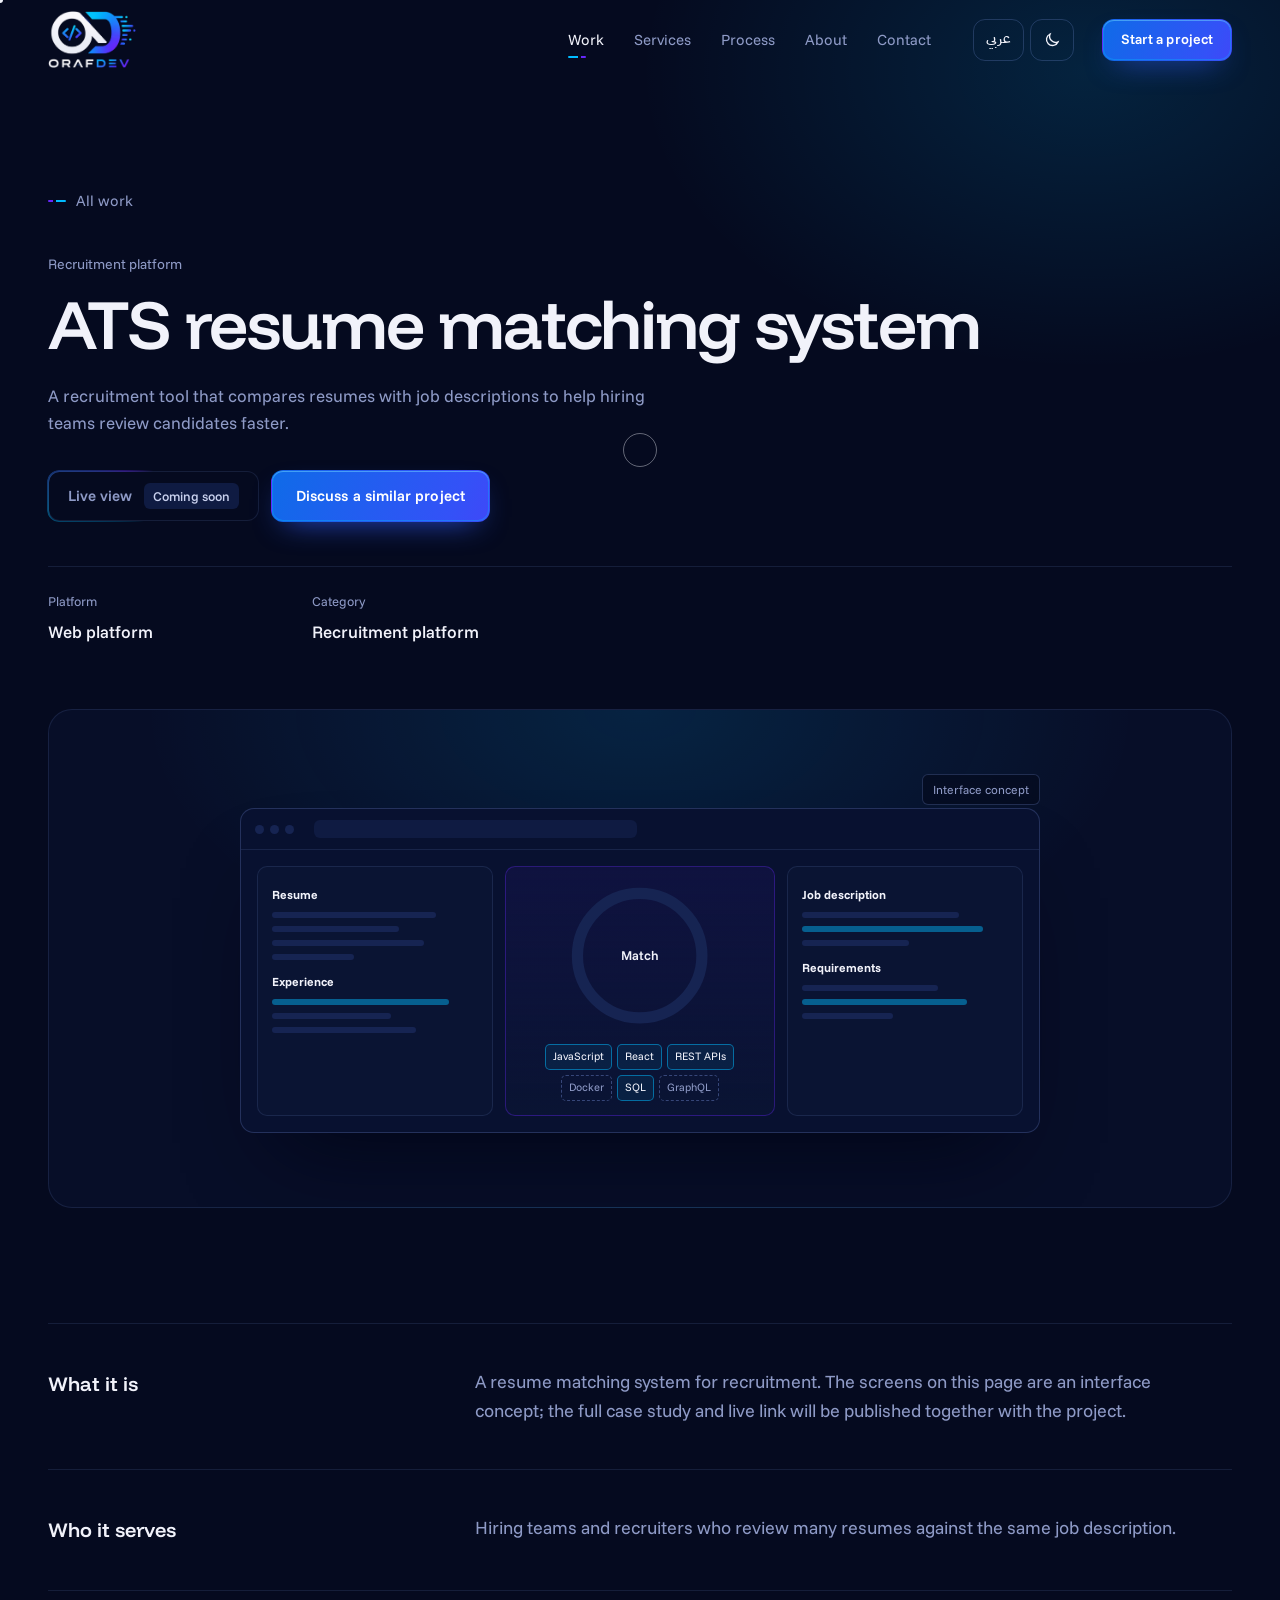
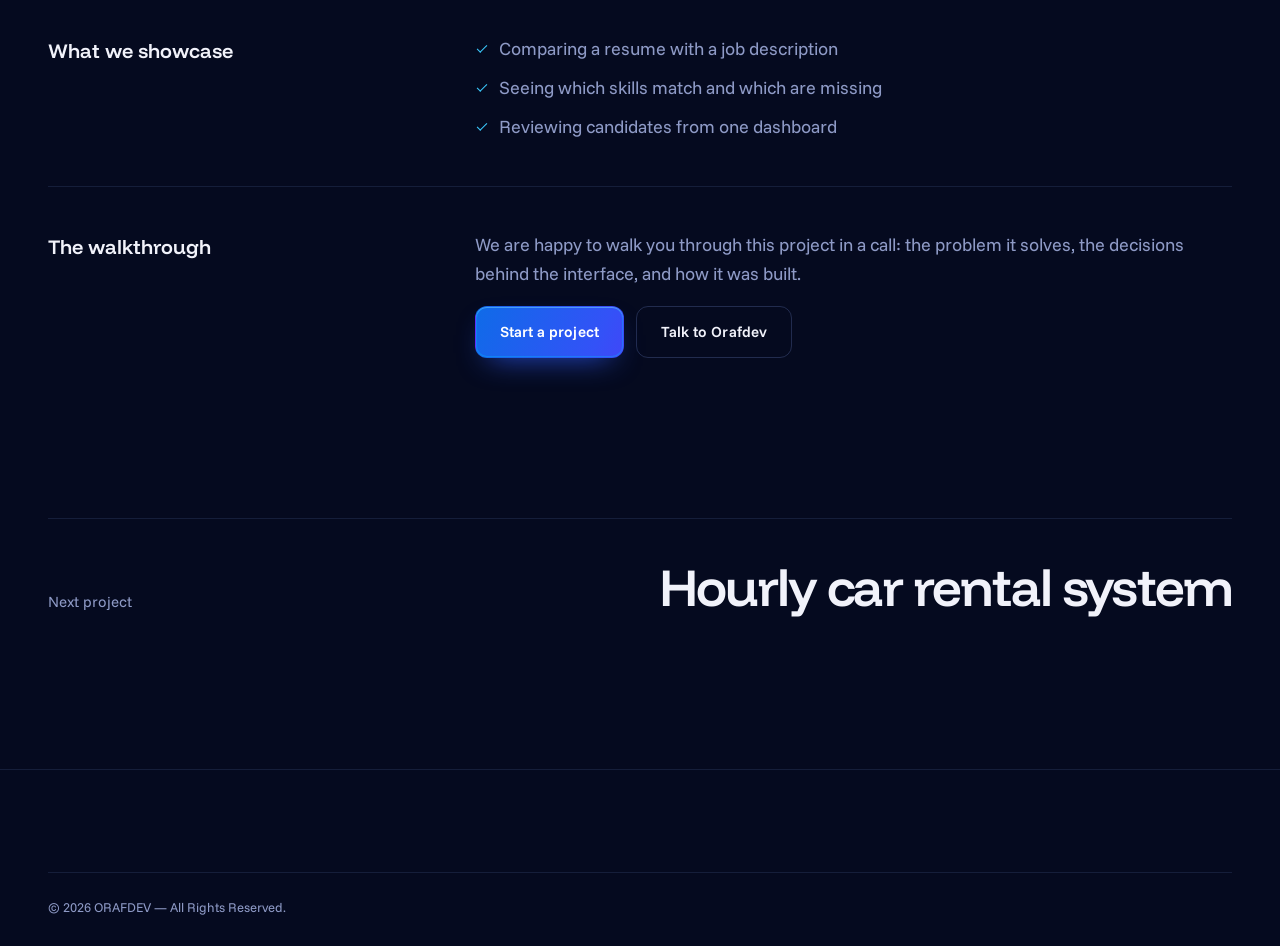
<file: work/ats-matching.html>
<!doctype html>
<html lang="en">
<head>
  <meta charset="utf-8">
  <meta name="viewport" content="width=device-width, initial-scale=1">
  <title>ATS resume matching system — Orafdev</title>
  <meta name="description" content="A recruitment tool that compares resumes with job descriptions to help hiring teams review candidates faster.">
  <meta name="theme-color" content="#050A1F">
  <link rel="canonical" href="/work/ats-matching.html">
  <link rel="icon" type="image/png" href="../assets/img/logo-symbol.png">
  <meta property="og:type" content="article">
  <meta property="og:title" content="ATS resume matching system — Orafdev">
  <meta property="og:description" content="A recruitment tool that compares resumes with job descriptions to help hiring teams review candidates faster.">
  <meta property="og:image" content="../logo.jpg">
  <link rel="preconnect" href="https://fonts.googleapis.com">
  <link rel="preconnect" href="https://fonts.gstatic.com" crossorigin>
  <link href="https://fonts.googleapis.com/css2?family=Funnel+Display:wght@400..800&family=Funnel+Sans:wght@400..700&family=IBM+Plex+Sans+Arabic:wght@400;500;600;700&display=swap" rel="stylesheet">
  <link rel="stylesheet" href="../assets/css/styles.css">
  <script src="../assets/js/prefs.js"></script>
  <script src="../assets/js/config.js"></script>
  <script src="../assets/js/i18n.js" defer></script>
  <script src="../assets/js/main.js" defer></script>
</head>
<body data-root="../">
  <a class="skip" href="#main">Skip to content</a>
  <div class="cursor" aria-hidden="true"><span class="cursor-dot"></span><span class="cursor-ring"></span></div>
  <div class="page-veil" aria-hidden="true"><span></span></div>

  <header class="nav" data-nav>
    <div class="nav-inner">
      <a class="logo" href="../index.html" aria-label="Orafdev home"><img src="../assets/img/logo.png" alt="Orafdev" width="824" height="526"></a>
      <nav class="nav-links" aria-label="Main">
        <a href="../index.html#work" class="is-active" aria-current="page">Work</a>
        <a href="../index.html#services">Services</a>
        <a href="../index.html#process">Process</a>
        <a href="../index.html#about">About</a>
        <a href="../index.html#contact">Contact</a>
      </nav>
      <div class="nav-tools">
        <button class="tool-btn lang-btn" type="button" data-lang-toggle>عربي</button>
        <button class="tool-btn" type="button" data-theme-toggle aria-label="Switch to light mode">
          <svg class="i-moon" viewBox="0 0 24 24" aria-hidden="true"><path d="M20 14.5A8 8 0 0 1 9.5 4a8 8 0 1 0 10.5 10.5Z"/></svg>
          <svg class="i-sun" viewBox="0 0 24 24" aria-hidden="true"><circle cx="12" cy="12" r="4"/><path d="M12 2v2M12 20v2M4.9 4.9l1.4 1.4M17.7 17.7l1.4 1.4M2 12h2M20 12h2M4.9 19.1l1.4-1.4M17.7 6.3l1.4-1.4"/></svg>
        </button>
      </div>
      <a class="btn btn-primary btn-sm nav-cta" href="../index.html#contact" data-magnetic>Start a project</a>
      <button class="menu-toggle" type="button" aria-expanded="false" aria-controls="mobile-menu" aria-label="Open menu"><span></span><span></span></button>
    </div>
  </header>
  <div class="mobile-menu" id="mobile-menu" hidden>
    <nav aria-label="Mobile">
      <a href="../index.html#work">Work</a><a href="../index.html#services">Services</a><a href="../index.html#process">Process</a><a href="../index.html#about">About</a><a href="../index.html#contact">Contact</a>
    </nav>
    <a class="btn btn-primary btn-block" href="../index.html#contact">Start a project</a>
  </div>

  <main id="main" data-project="ats-matching">
    <section class="case-hero" style="--tint: 0, 187, 255">
      <div class="wrap">
        <a class="back" href="../index.html#work">All work</a>
        <p class="project-cat reveal-hero">Recruitment platform</p>
        <h1 class="h-xxl reveal-hero">ATS resume matching system</h1>
        <p class="lead reveal-hero">A recruitment tool that compares resumes with job descriptions to help hiring teams review candidates faster.</p>
        <div class="case-actions reveal-hero">
          <a class="live-btn" data-live="ats-matching"><span class="live-label">Live view</span><span class="live-soon">Coming soon</span><span class="live-arrow" aria-hidden="true">→</span></a>
          <a class="btn btn-ghost" data-source="ats-matching" hidden>Source code</a>
          <a class="btn btn-primary" href="../index.html#contact" data-magnetic>Discuss a similar project</a>
        </div>
        <dl class="case-meta reveal-hero">
          <div><dt>Platform</dt><dd>Web platform</dd></div>
          <div><dt>Category</dt><dd>Recruitment platform</dd></div>
          <div><dt>Technology</dt><dd data-tech>To be published</dd></div>
        </dl>
      </div>
    </section>

    <div class="wrap">
      <figure class="case-visual is-mock reveal">
        <div class="mock-ats" role="img" aria-label="Interface concept of a resume matching dashboard">
        <div class="mk-browser">
        <div class="mk-bar"><i></i><i></i><i></i><span class="mk-url"></span></div>
        <div class="ats-ui">
        <div class="ats-doc">
        <b>Resume</b>
        <i style="--w:80%"></i><i style="--w:62%"></i><i style="--w:74%"></i><i style="--w:40%"></i>
        <b>Experience</b>
        <i style="--w:86%"></i><i style="--w:58%"></i><i style="--w:70%"></i>
        </div>
        <div class="ats-match">
        <div class="ats-ring"><svg viewBox="0 0 120 120" aria-hidden="true"><circle cx="60" cy="60" r="50"/><circle class="arc" cx="60" cy="60" r="50"/></svg><span>Match</span></div>
        <div class="ats-skills">
        <span class="is-hit">JavaScript</span><span class="is-hit">React</span><span class="is-hit">REST APIs</span><span>Docker</span><span class="is-hit">SQL</span><span>GraphQL</span>
        </div>
        </div>
        <div class="ats-doc ats-job">
        <b>Job description</b>
        <i style="--w:76%"></i><i style="--w:88%"></i><i style="--w:52%"></i>
        <b>Requirements</b>
        <i style="--w:66%"></i><i style="--w:80%"></i><i style="--w:44%"></i>
        </div>
        </div>
        </div>
        <span class="concept-tag">Interface concept</span>
        </div>
      </figure>
    </div>

    <div class="case-body">
      <div class="wrap">
        <section class="case-section reveal">
          <h2>What it is</h2>
          <div class="content">
            <p>A resume matching system for recruitment. The screens on this page are an interface concept; the full case study and live link will be published together with the project.</p>
          </div>
        </section>
        <section class="case-section reveal">
          <h2>Who it serves</h2>
          <div class="content">
            <p>Hiring teams and recruiters who review many resumes against the same job description.</p>
          </div>
        </section>
        <section class="case-section reveal">
          <h2>What we showcase</h2>
          <div class="content">
            <ul class="case-points"><li>Comparing a resume with a job description</li><li>Seeing which skills match and which are missing</li><li>Reviewing candidates from one dashboard</li></ul>
          </div>
        </section>

        <!--
          TODO(founders): extend this case study with real information only:
          the challenge, the approach, key features, technology (also set "tech" in assets/js/config.js),
          and the live URL ("live" in config.js). Add matching Arabic lines to assets/js/i18n.js.
        -->

        <section class="case-section reveal">
          <h2>The walkthrough</h2>
          <div class="content">
            <p>We are happy to walk you through this project in a call: the problem it solves, the decisions behind the interface, and how it was built.</p>
            <div class="hero-actions">
              <a class="btn btn-primary" href="../index.html#contact" data-magnetic>Start a project</a>
              <a class="btn btn-ghost" href="../index.html#contact" data-wa-link data-magnetic>Talk to Orafdev</a>
            </div>
          </div>
        </section>
      </div>
    </div>

    <section class="case-next">
      <div class="wrap">
        <a href="car-rental.html"><span>Next project</span><strong>Hourly car rental system</strong></a>
      </div>
    </section>
  </main>

  <footer class="footer">
    <div class="wrap"><div class="footer-bottom"><p>© <span data-year></span> ORAFDEV — All Rights Reserved.</p></div></div>
  </footer>

  <a class="wa-float" href="../index.html#contact" data-wa-link aria-label="Message Orafdev on WhatsApp">
    <svg viewBox="0 0 24 24" aria-hidden="true"><path d="M12 2a10 10 0 0 0-8.6 15.1L2 22l5-1.3A10 10 0 1 0 12 2Zm0 18.2a8.2 8.2 0 0 1-4.2-1.2l-.3-.2-3 .8.8-2.9-.2-.3A8.2 8.2 0 1 1 12 20.2Zm4.5-6.1c-.2-.1-1.5-.7-1.7-.8-.2-.1-.4-.1-.6.1l-.8 1c-.1.2-.3.2-.5.1a6.7 6.7 0 0 1-3.3-2.9c-.2-.4.2-.4.7-1.3.1-.2 0-.3 0-.4l-.8-1.8c-.2-.5-.4-.4-.6-.4h-.5a1 1 0 0 0-.7.3 3 3 0 0 0-.9 2.2 5.2 5.2 0 0 0 1.1 2.8 11.9 11.9 0 0 0 4.6 4c1.7.7 2.3.8 3.2.6a2.7 2.7 0 0 0 1.8-1.2 2.2 2.2 0 0 0 .1-1.3c0-.1-.2-.2-.4-.3Z"/></svg>
    <span>Chat with us</span>
  </a>
</body>
</html>
</file>
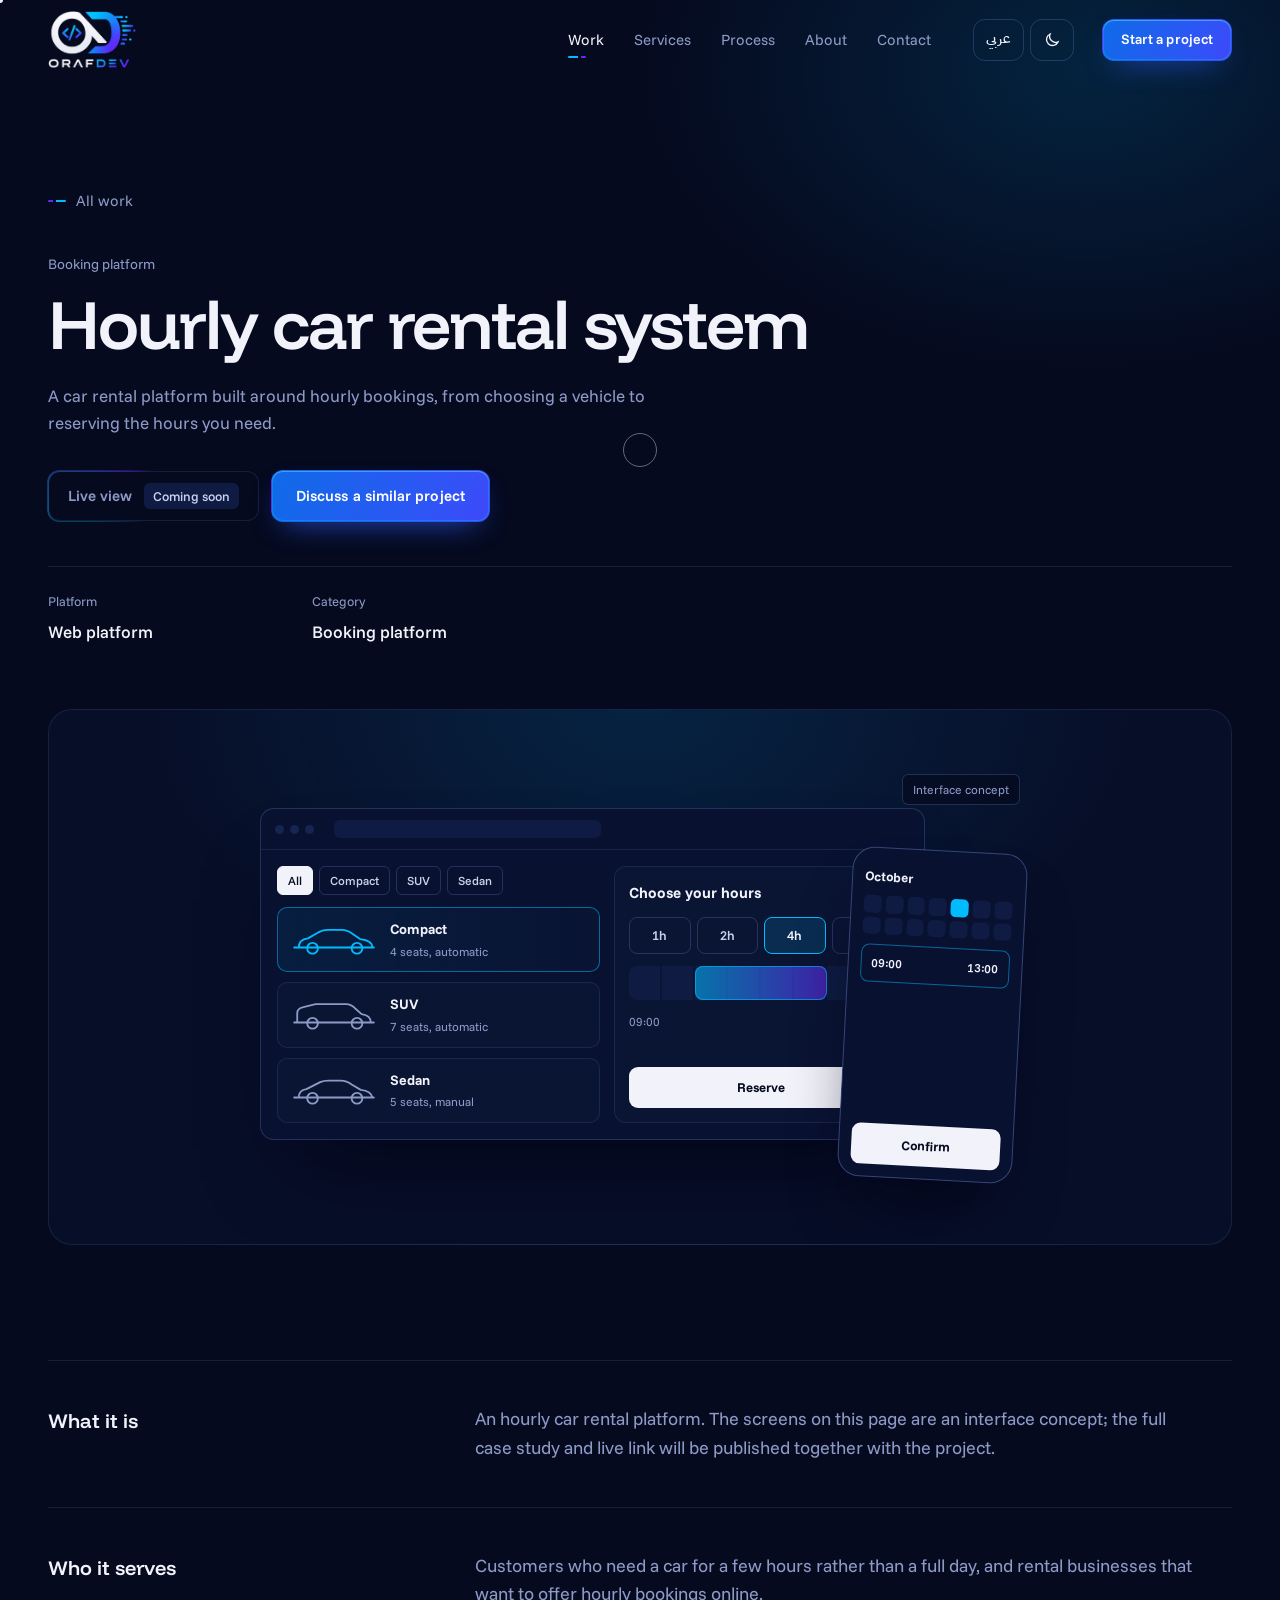
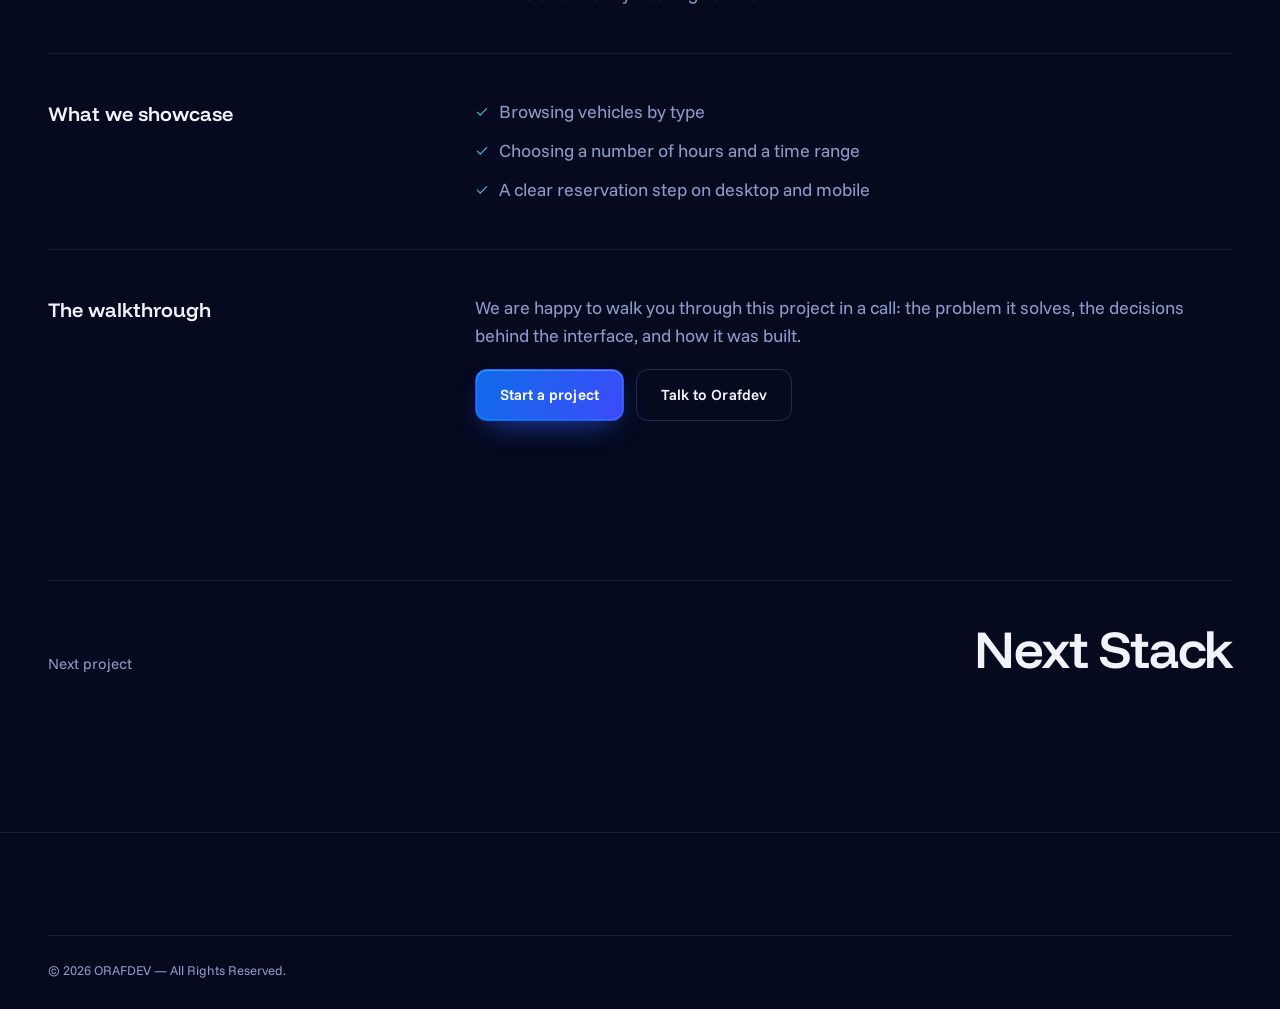
<file: work/car-rental.html>
<!doctype html>
<html lang="en">
<head>
  <meta charset="utf-8">
  <meta name="viewport" content="width=device-width, initial-scale=1">
  <title>Hourly car rental system — Orafdev</title>
  <meta name="description" content="A car rental platform built around hourly bookings, from choosing a vehicle to reserving the hours you need.">
  <meta name="theme-color" content="#050A1F">
  <link rel="canonical" href="/work/car-rental.html">
  <link rel="icon" type="image/png" href="../assets/img/logo-symbol.png">
  <meta property="og:type" content="article">
  <meta property="og:title" content="Hourly car rental system — Orafdev">
  <meta property="og:description" content="A car rental platform built around hourly bookings, from choosing a vehicle to reserving the hours you need.">
  <meta property="og:image" content="../logo.jpg">
  <link rel="preconnect" href="https://fonts.googleapis.com">
  <link rel="preconnect" href="https://fonts.gstatic.com" crossorigin>
  <link href="https://fonts.googleapis.com/css2?family=Funnel+Display:wght@400..800&family=Funnel+Sans:wght@400..700&family=IBM+Plex+Sans+Arabic:wght@400;500;600;700&display=swap" rel="stylesheet">
  <link rel="stylesheet" href="../assets/css/styles.css">
  <script src="../assets/js/prefs.js"></script>
  <script src="../assets/js/config.js"></script>
  <script src="../assets/js/i18n.js" defer></script>
  <script src="../assets/js/main.js" defer></script>
</head>
<body data-root="../">
  <a class="skip" href="#main">Skip to content</a>
  <div class="cursor" aria-hidden="true"><span class="cursor-dot"></span><span class="cursor-ring"></span></div>
  <div class="page-veil" aria-hidden="true"><span></span></div>

  <header class="nav" data-nav>
    <div class="nav-inner">
      <a class="logo" href="../index.html" aria-label="Orafdev home"><img src="../assets/img/logo.png" alt="Orafdev" width="824" height="526"></a>
      <nav class="nav-links" aria-label="Main">
        <a href="../index.html#work" class="is-active" aria-current="page">Work</a>
        <a href="../index.html#services">Services</a>
        <a href="../index.html#process">Process</a>
        <a href="../index.html#about">About</a>
        <a href="../index.html#contact">Contact</a>
      </nav>
      <div class="nav-tools">
        <button class="tool-btn lang-btn" type="button" data-lang-toggle>عربي</button>
        <button class="tool-btn" type="button" data-theme-toggle aria-label="Switch to light mode">
          <svg class="i-moon" viewBox="0 0 24 24" aria-hidden="true"><path d="M20 14.5A8 8 0 0 1 9.5 4a8 8 0 1 0 10.5 10.5Z"/></svg>
          <svg class="i-sun" viewBox="0 0 24 24" aria-hidden="true"><circle cx="12" cy="12" r="4"/><path d="M12 2v2M12 20v2M4.9 4.9l1.4 1.4M17.7 17.7l1.4 1.4M2 12h2M20 12h2M4.9 19.1l1.4-1.4M17.7 6.3l1.4-1.4"/></svg>
        </button>
      </div>
      <a class="btn btn-primary btn-sm nav-cta" href="../index.html#contact" data-magnetic>Start a project</a>
      <button class="menu-toggle" type="button" aria-expanded="false" aria-controls="mobile-menu" aria-label="Open menu"><span></span><span></span></button>
    </div>
  </header>
  <div class="mobile-menu" id="mobile-menu" hidden>
    <nav aria-label="Mobile">
      <a href="../index.html#work">Work</a><a href="../index.html#services">Services</a><a href="../index.html#process">Process</a><a href="../index.html#about">About</a><a href="../index.html#contact">Contact</a>
    </nav>
    <a class="btn btn-primary btn-block" href="../index.html#contact">Start a project</a>
  </div>

  <main id="main" data-project="car-rental">
    <section class="case-hero" style="--tint: 0, 187, 255">
      <div class="wrap">
        <a class="back" href="../index.html#work">All work</a>
        <p class="project-cat reveal-hero">Booking platform</p>
        <h1 class="h-xxl reveal-hero">Hourly car rental system</h1>
        <p class="lead reveal-hero">A car rental platform built around hourly bookings, from choosing a vehicle to reserving the hours you need.</p>
        <div class="case-actions reveal-hero">
          <a class="live-btn" data-live="car-rental"><span class="live-label">Live view</span><span class="live-soon">Coming soon</span><span class="live-arrow" aria-hidden="true">→</span></a>
          <a class="btn btn-ghost" data-source="car-rental" hidden>Source code</a>
          <a class="btn btn-primary" href="../index.html#contact" data-magnetic>Discuss a similar project</a>
        </div>
        <dl class="case-meta reveal-hero">
          <div><dt>Platform</dt><dd>Web platform</dd></div>
          <div><dt>Category</dt><dd>Booking platform</dd></div>
          <div><dt>Technology</dt><dd data-tech>To be published</dd></div>
        </dl>
      </div>
    </section>

    <div class="wrap">
      <figure class="case-visual is-mock reveal">
        <div class="mock-rental" aria-label="Interface concept of the car rental booking screen" role="img">
        <div class="mk-browser">
        <div class="mk-bar"><i></i><i></i><i></i><span class="mk-url"></span></div>
        <div class="rent-ui">
        <aside class="rent-list">
        <div class="rent-filter"><b>All</b><span>Compact</span><span>SUV</span><span>Sedan</span></div>
        <div class="rent-car is-on"><svg viewBox="0 0 120 44" aria-hidden="true"><path d="M8 32h104M14 32c0-8 4-11 12-12l14-8c4-2 7-3 12-3h18c6 0 10 2 14 5l10 7c10 1 16 4 16 11"/><circle cx="32" cy="33" r="7"/><circle cx="90" cy="33" r="7"/></svg><div><b>Compact</b><span>4 seats, automatic</span></div></div>
        <div class="rent-car"><svg viewBox="0 0 120 44" aria-hidden="true"><path d="M8 32h104M12 32V20c0-4 3-7 8-8l16-4h40c5 0 8 2 11 5l9 8c7 1 12 4 12 11"/><circle cx="32" cy="33" r="7"/><circle cx="90" cy="33" r="7"/></svg><div><b>SUV</b><span>7 seats, automatic</span></div></div>
        <div class="rent-car"><svg viewBox="0 0 120 44" aria-hidden="true"><path d="M8 32h104M14 32c0-7 3-10 10-11l18-9c4-2 7-2 11-2h16c6 0 10 2 14 5l12 7c9 1 14 4 15 10"/><circle cx="32" cy="33" r="7"/><circle cx="90" cy="33" r="7"/></svg><div><b>Sedan</b><span>5 seats, manual</span></div></div>
        </aside>
        <div class="rent-book">
        <div class="rent-head"><b>Choose your hours</b><span>Today</span></div>
        <div class="rent-hours"><span>1h</span><span>2h</span><span class="is-on">4h</span><span>8h</span></div>
        <div class="rent-timeline"><i style="--s:2;--e:6"></i></div>
        <div class="rent-times"><span>09:00</span><span>13:00</span></div>
        <div class="rent-cta">Reserve</div>
        </div>
        </div>
        </div>
        <div class="mk-phone rent-phone">
        <div class="cal"><b>October</b><div class="cal-grid"><i></i><i></i><i></i><i></i><i class="is-on"></i><i></i><i></i><i></i><i></i><i></i><i></i><i></i><i></i><i></i></div></div>
        <div class="slot"><span>09:00</span><span>13:00</span></div>
        <div class="rent-cta">Confirm</div>
        </div>
        <span class="concept-tag">Interface concept</span>
        </div>
      </figure>
    </div>

    <div class="case-body">
      <div class="wrap">
        <section class="case-section reveal">
          <h2>What it is</h2>
          <div class="content">
            <p>An hourly car rental platform. The screens on this page are an interface concept; the full case study and live link will be published together with the project.</p>
          </div>
        </section>
        <section class="case-section reveal">
          <h2>Who it serves</h2>
          <div class="content">
            <p>Customers who need a car for a few hours rather than a full day, and rental businesses that want to offer hourly bookings online.</p>
          </div>
        </section>
        <section class="case-section reveal">
          <h2>What we showcase</h2>
          <div class="content">
            <ul class="case-points"><li>Browsing vehicles by type</li><li>Choosing a number of hours and a time range</li><li>A clear reservation step on desktop and mobile</li></ul>
          </div>
        </section>

        <!--
          TODO(founders): extend this case study with real information only:
          the challenge, the approach, key features, technology (also set "tech" in assets/js/config.js),
          and the live URL ("live" in config.js). Add matching Arabic lines to assets/js/i18n.js.
        -->

        <section class="case-section reveal">
          <h2>The walkthrough</h2>
          <div class="content">
            <p>We are happy to walk you through this project in a call: the problem it solves, the decisions behind the interface, and how it was built.</p>
            <div class="hero-actions">
              <a class="btn btn-primary" href="../index.html#contact" data-magnetic>Start a project</a>
              <a class="btn btn-ghost" href="../index.html#contact" data-wa-link data-magnetic>Talk to Orafdev</a>
            </div>
          </div>
        </section>
      </div>
    </div>

    <section class="case-next">
      <div class="wrap">
        <a href="next-stack.html"><span>Next project</span><strong>Next Stack</strong></a>
      </div>
    </section>
  </main>

  <footer class="footer">
    <div class="wrap"><div class="footer-bottom"><p>© <span data-year></span> ORAFDEV — All Rights Reserved.</p></div></div>
  </footer>

  <a class="wa-float" href="../index.html#contact" data-wa-link aria-label="Message Orafdev on WhatsApp">
    <svg viewBox="0 0 24 24" aria-hidden="true"><path d="M12 2a10 10 0 0 0-8.6 15.1L2 22l5-1.3A10 10 0 1 0 12 2Zm0 18.2a8.2 8.2 0 0 1-4.2-1.2l-.3-.2-3 .8.8-2.9-.2-.3A8.2 8.2 0 1 1 12 20.2Zm4.5-6.1c-.2-.1-1.5-.7-1.7-.8-.2-.1-.4-.1-.6.1l-.8 1c-.1.2-.3.2-.5.1a6.7 6.7 0 0 1-3.3-2.9c-.2-.4.2-.4.7-1.3.1-.2 0-.3 0-.4l-.8-1.8c-.2-.5-.4-.4-.6-.4h-.5a1 1 0 0 0-.7.3 3 3 0 0 0-.9 2.2 5.2 5.2 0 0 0 1.1 2.8 11.9 11.9 0 0 0 4.6 4c1.7.7 2.3.8 3.2.6a2.7 2.7 0 0 0 1.8-1.2 2.2 2.2 0 0 0 .1-1.3c0-.1-.2-.2-.4-.3Z"/></svg>
    <span>Chat with us</span>
  </a>
</body>
</html>
</file>
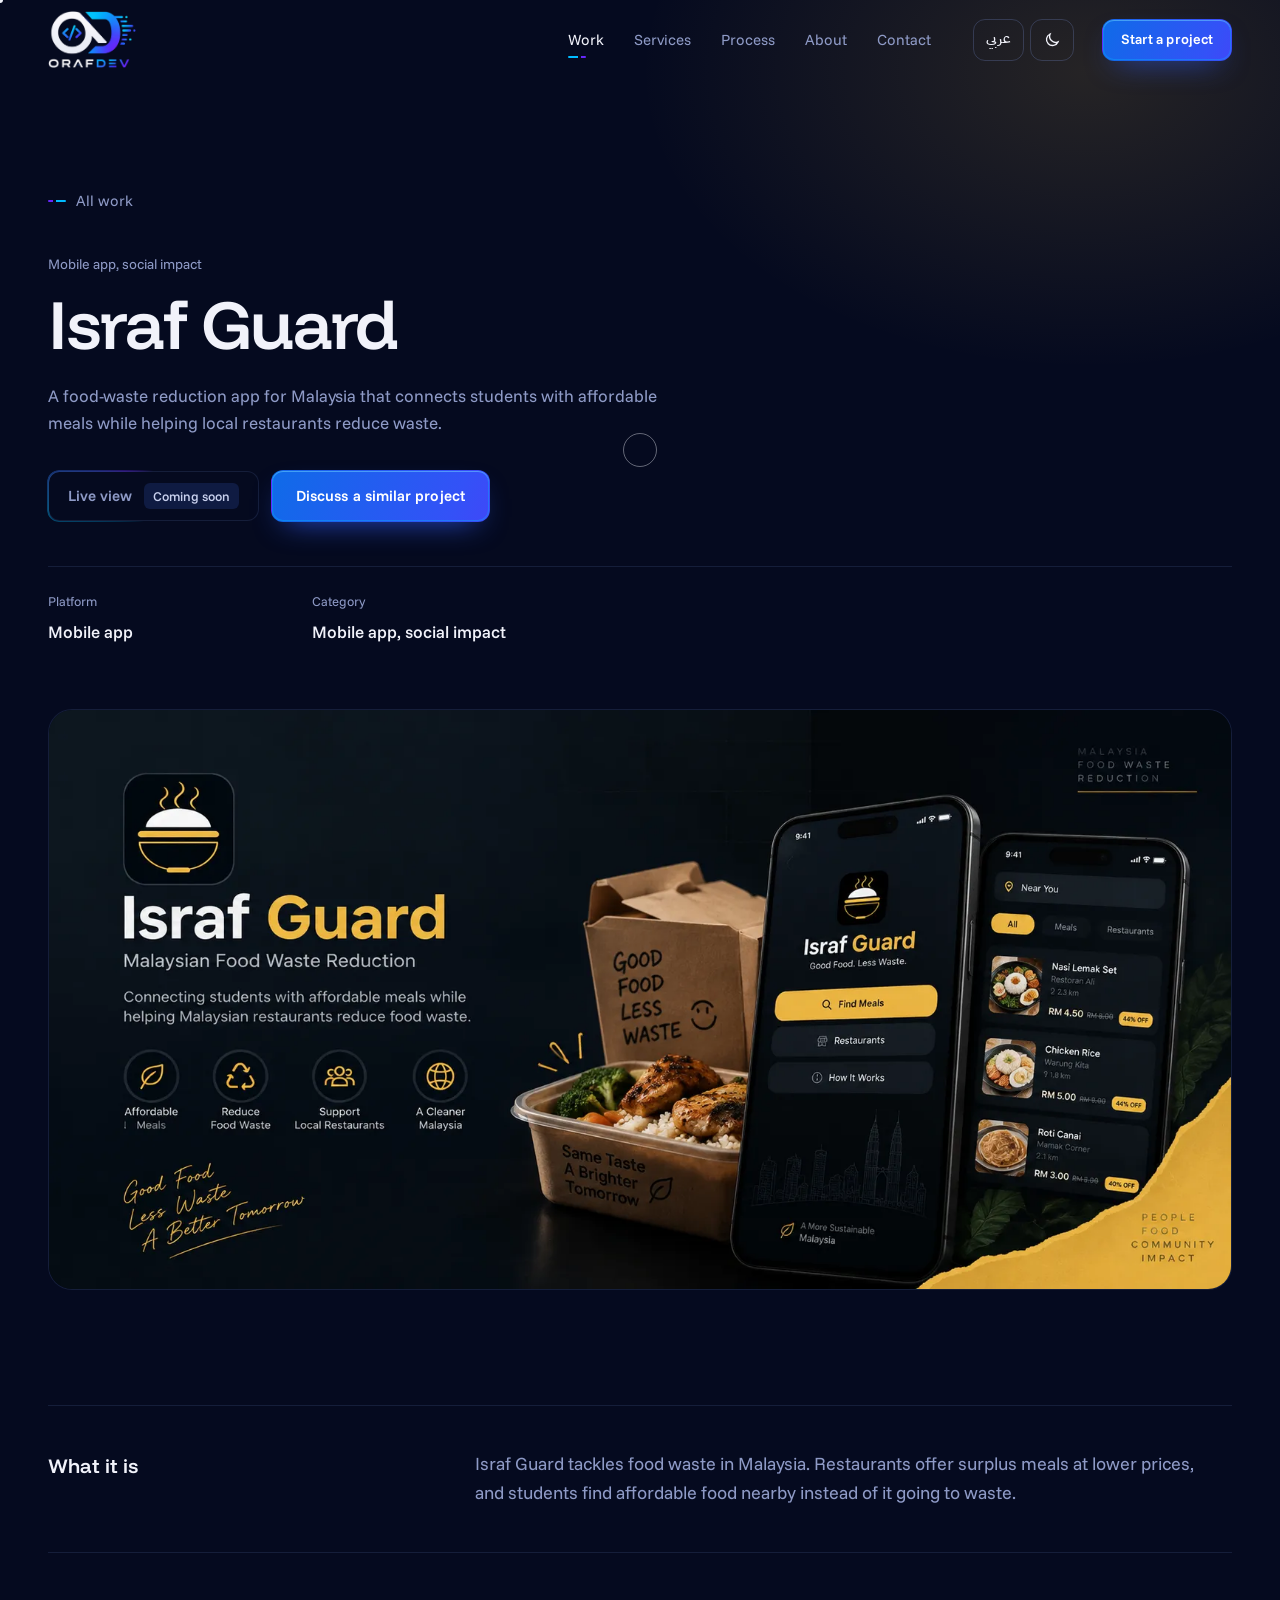
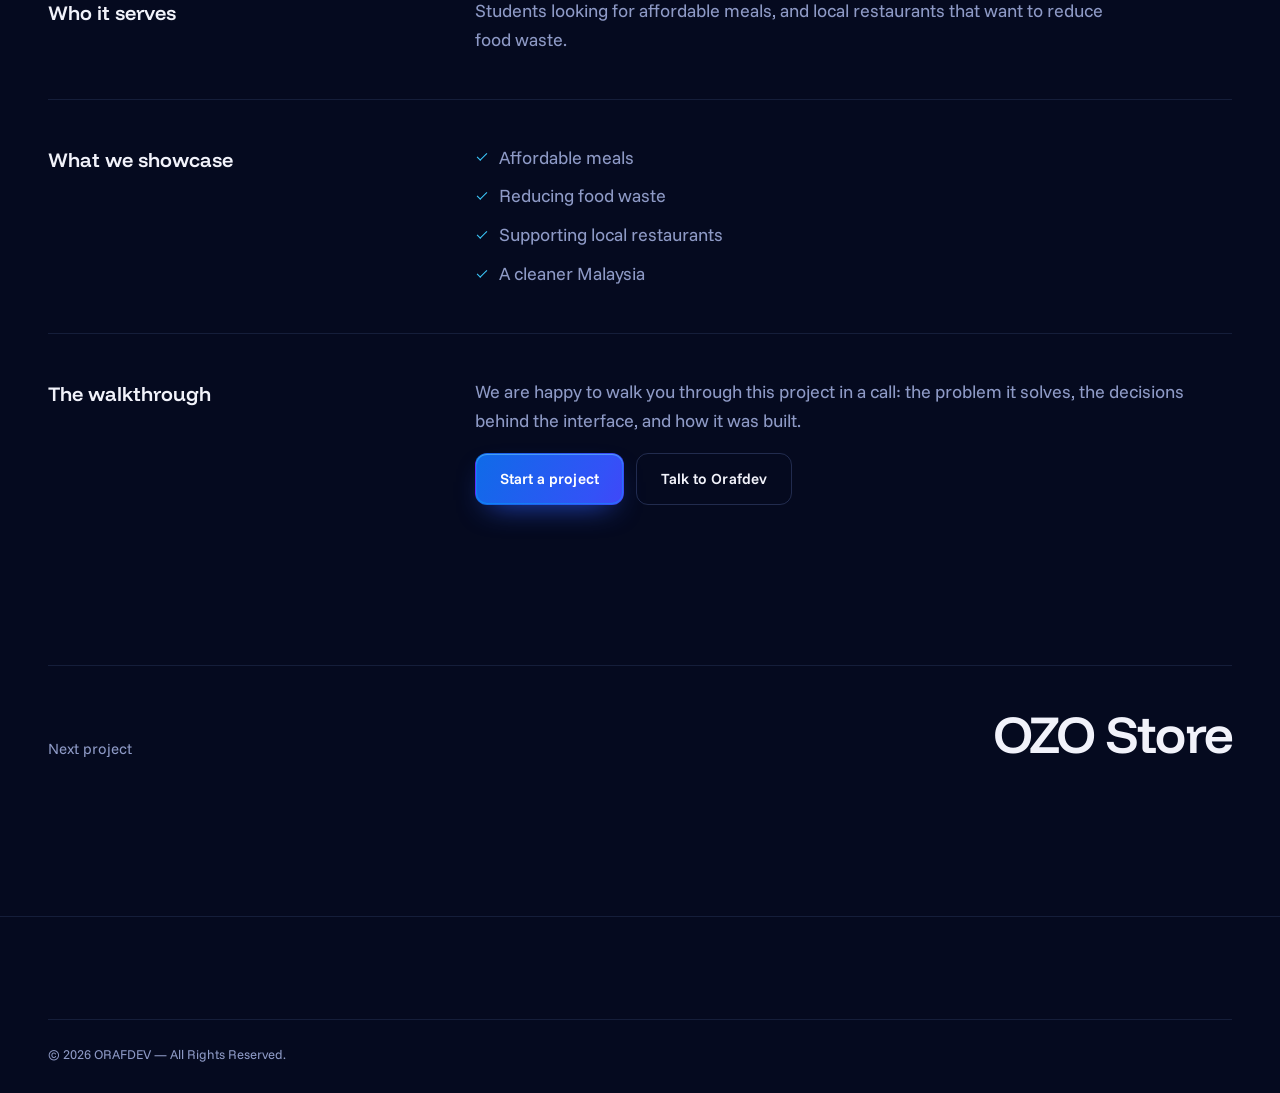
<file: work/israf-guard.html>
<!doctype html>
<html lang="en">
<head>
  <meta charset="utf-8">
  <meta name="viewport" content="width=device-width, initial-scale=1">
  <title>Israf Guard — Orafdev</title>
  <meta name="description" content="A food-waste reduction app for Malaysia that connects students with affordable meals while helping local restaurants reduce waste.">
  <meta name="theme-color" content="#050A1F">
  <link rel="canonical" href="/work/israf-guard.html">
  <link rel="icon" type="image/png" href="../assets/img/logo-symbol.png">
  <meta property="og:type" content="article">
  <meta property="og:title" content="Israf Guard — Orafdev">
  <meta property="og:description" content="A food-waste reduction app for Malaysia that connects students with affordable meals while helping local restaurants reduce waste.">
  <meta property="og:image" content="../assets/img/israf-guard-1600.webp">
  <link rel="preconnect" href="https://fonts.googleapis.com">
  <link rel="preconnect" href="https://fonts.gstatic.com" crossorigin>
  <link href="https://fonts.googleapis.com/css2?family=Funnel+Display:wght@400..800&family=Funnel+Sans:wght@400..700&family=IBM+Plex+Sans+Arabic:wght@400;500;600;700&display=swap" rel="stylesheet">
  <link rel="stylesheet" href="../assets/css/styles.css">
  <script src="../assets/js/prefs.js"></script>
  <script src="../assets/js/config.js"></script>
  <script src="../assets/js/i18n.js" defer></script>
  <script src="../assets/js/main.js" defer></script>
</head>
<body data-root="../">
  <a class="skip" href="#main">Skip to content</a>
  <div class="cursor" aria-hidden="true"><span class="cursor-dot"></span><span class="cursor-ring"></span></div>
  <div class="page-veil" aria-hidden="true"><span></span></div>

  <header class="nav" data-nav>
    <div class="nav-inner">
      <a class="logo" href="../index.html" aria-label="Orafdev home"><img src="../assets/img/logo.png" alt="Orafdev" width="824" height="526"></a>
      <nav class="nav-links" aria-label="Main">
        <a href="../index.html#work" class="is-active" aria-current="page">Work</a>
        <a href="../index.html#services">Services</a>
        <a href="../index.html#process">Process</a>
        <a href="../index.html#about">About</a>
        <a href="../index.html#contact">Contact</a>
      </nav>
      <div class="nav-tools">
        <button class="tool-btn lang-btn" type="button" data-lang-toggle>عربي</button>
        <button class="tool-btn" type="button" data-theme-toggle aria-label="Switch to light mode">
          <svg class="i-moon" viewBox="0 0 24 24" aria-hidden="true"><path d="M20 14.5A8 8 0 0 1 9.5 4a8 8 0 1 0 10.5 10.5Z"/></svg>
          <svg class="i-sun" viewBox="0 0 24 24" aria-hidden="true"><circle cx="12" cy="12" r="4"/><path d="M12 2v2M12 20v2M4.9 4.9l1.4 1.4M17.7 17.7l1.4 1.4M2 12h2M20 12h2M4.9 19.1l1.4-1.4M17.7 6.3l1.4-1.4"/></svg>
        </button>
      </div>
      <a class="btn btn-primary btn-sm nav-cta" href="../index.html#contact" data-magnetic>Start a project</a>
      <button class="menu-toggle" type="button" aria-expanded="false" aria-controls="mobile-menu" aria-label="Open menu"><span></span><span></span></button>
    </div>
  </header>
  <div class="mobile-menu" id="mobile-menu" hidden>
    <nav aria-label="Mobile">
      <a href="../index.html#work">Work</a><a href="../index.html#services">Services</a><a href="../index.html#process">Process</a><a href="../index.html#about">About</a><a href="../index.html#contact">Contact</a>
    </nav>
    <a class="btn btn-primary btn-block" href="../index.html#contact">Start a project</a>
  </div>

  <main id="main" data-project="israf-guard">
    <section class="case-hero" style="--tint: 236, 192, 76">
      <div class="wrap">
        <a class="back" href="../index.html#work">All work</a>
        <p class="project-cat reveal-hero">Mobile app, social impact</p>
        <h1 class="h-xxl reveal-hero">Israf Guard</h1>
        <p class="lead reveal-hero">A food-waste reduction app for Malaysia that connects students with affordable meals while helping local restaurants reduce waste.</p>
        <div class="case-actions reveal-hero">
          <a class="live-btn" data-live="israf-guard"><span class="live-label">Live view</span><span class="live-soon">Coming soon</span><span class="live-arrow" aria-hidden="true">→</span></a>
          <a class="btn btn-ghost" data-source="israf-guard" hidden>Source code</a>
          <a class="btn btn-primary" href="../index.html#contact" data-magnetic>Discuss a similar project</a>
        </div>
        <dl class="case-meta reveal-hero">
          <div><dt>Platform</dt><dd>Mobile app</dd></div>
          <div><dt>Category</dt><dd>Mobile app, social impact</dd></div>
          <div><dt>Technology</dt><dd data-tech>To be published</dd></div>
        </dl>
      </div>
    </section>

    <div class="wrap">
      <figure class="case-visual reveal">
        <picture>
          <source srcset="../assets/img/israf-guard-900.webp 900w, ../assets/img/israf-guard-1600.webp 1600w" sizes="(max-width: 1300px) 94vw, 1280px" type="image/webp">
          <img src="../assets/img/israf-guard-1600.webp" alt="Israf Guard app screens showing nearby discounted meals from Malaysian restaurants" width="1600" height="784" decoding="async">
        </picture>
      </figure>
    </div>

    <div class="case-body">
      <div class="wrap">
        <section class="case-section reveal">
          <h2>What it is</h2>
          <div class="content">
            <p>Israf Guard tackles food waste in Malaysia. Restaurants offer surplus meals at lower prices, and students find affordable food nearby instead of it going to waste.</p>
          </div>
        </section>
        <section class="case-section reveal">
          <h2>Who it serves</h2>
          <div class="content">
            <p>Students looking for affordable meals, and local restaurants that want to reduce food waste.</p>
          </div>
        </section>
        <section class="case-section reveal">
          <h2>What we showcase</h2>
          <div class="content">
            <ul class="case-points"><li>Affordable meals</li><li>Reducing food waste</li><li>Supporting local restaurants</li><li>A cleaner Malaysia</li></ul>
          </div>
        </section>

        <!--
          TODO(founders): extend this case study with real information only:
          the challenge, the approach, key features, technology (also set "tech" in assets/js/config.js),
          and the live URL ("live" in config.js). Add matching Arabic lines to assets/js/i18n.js.
        -->

        <section class="case-section reveal">
          <h2>The walkthrough</h2>
          <div class="content">
            <p>We are happy to walk you through this project in a call: the problem it solves, the decisions behind the interface, and how it was built.</p>
            <div class="hero-actions">
              <a class="btn btn-primary" href="../index.html#contact" data-magnetic>Start a project</a>
              <a class="btn btn-ghost" href="../index.html#contact" data-wa-link data-magnetic>Talk to Orafdev</a>
            </div>
          </div>
        </section>
      </div>
    </div>

    <section class="case-next">
      <div class="wrap">
        <a href="ozo-store.html"><span>Next project</span><strong>OZO Store</strong></a>
      </div>
    </section>
  </main>

  <footer class="footer">
    <div class="wrap"><div class="footer-bottom"><p>© <span data-year></span> ORAFDEV — All Rights Reserved.</p></div></div>
  </footer>

  <a class="wa-float" href="../index.html#contact" data-wa-link aria-label="Message Orafdev on WhatsApp">
    <svg viewBox="0 0 24 24" aria-hidden="true"><path d="M12 2a10 10 0 0 0-8.6 15.1L2 22l5-1.3A10 10 0 1 0 12 2Zm0 18.2a8.2 8.2 0 0 1-4.2-1.2l-.3-.2-3 .8.8-2.9-.2-.3A8.2 8.2 0 1 1 12 20.2Zm4.5-6.1c-.2-.1-1.5-.7-1.7-.8-.2-.1-.4-.1-.6.1l-.8 1c-.1.2-.3.2-.5.1a6.7 6.7 0 0 1-3.3-2.9c-.2-.4.2-.4.7-1.3.1-.2 0-.3 0-.4l-.8-1.8c-.2-.5-.4-.4-.6-.4h-.5a1 1 0 0 0-.7.3 3 3 0 0 0-.9 2.2 5.2 5.2 0 0 0 1.1 2.8 11.9 11.9 0 0 0 4.6 4c1.7.7 2.3.8 3.2.6a2.7 2.7 0 0 0 1.8-1.2 2.2 2.2 0 0 0 .1-1.3c0-.1-.2-.2-.4-.3Z"/></svg>
    <span>Chat with us</span>
  </a>
</body>
</html>
</file>
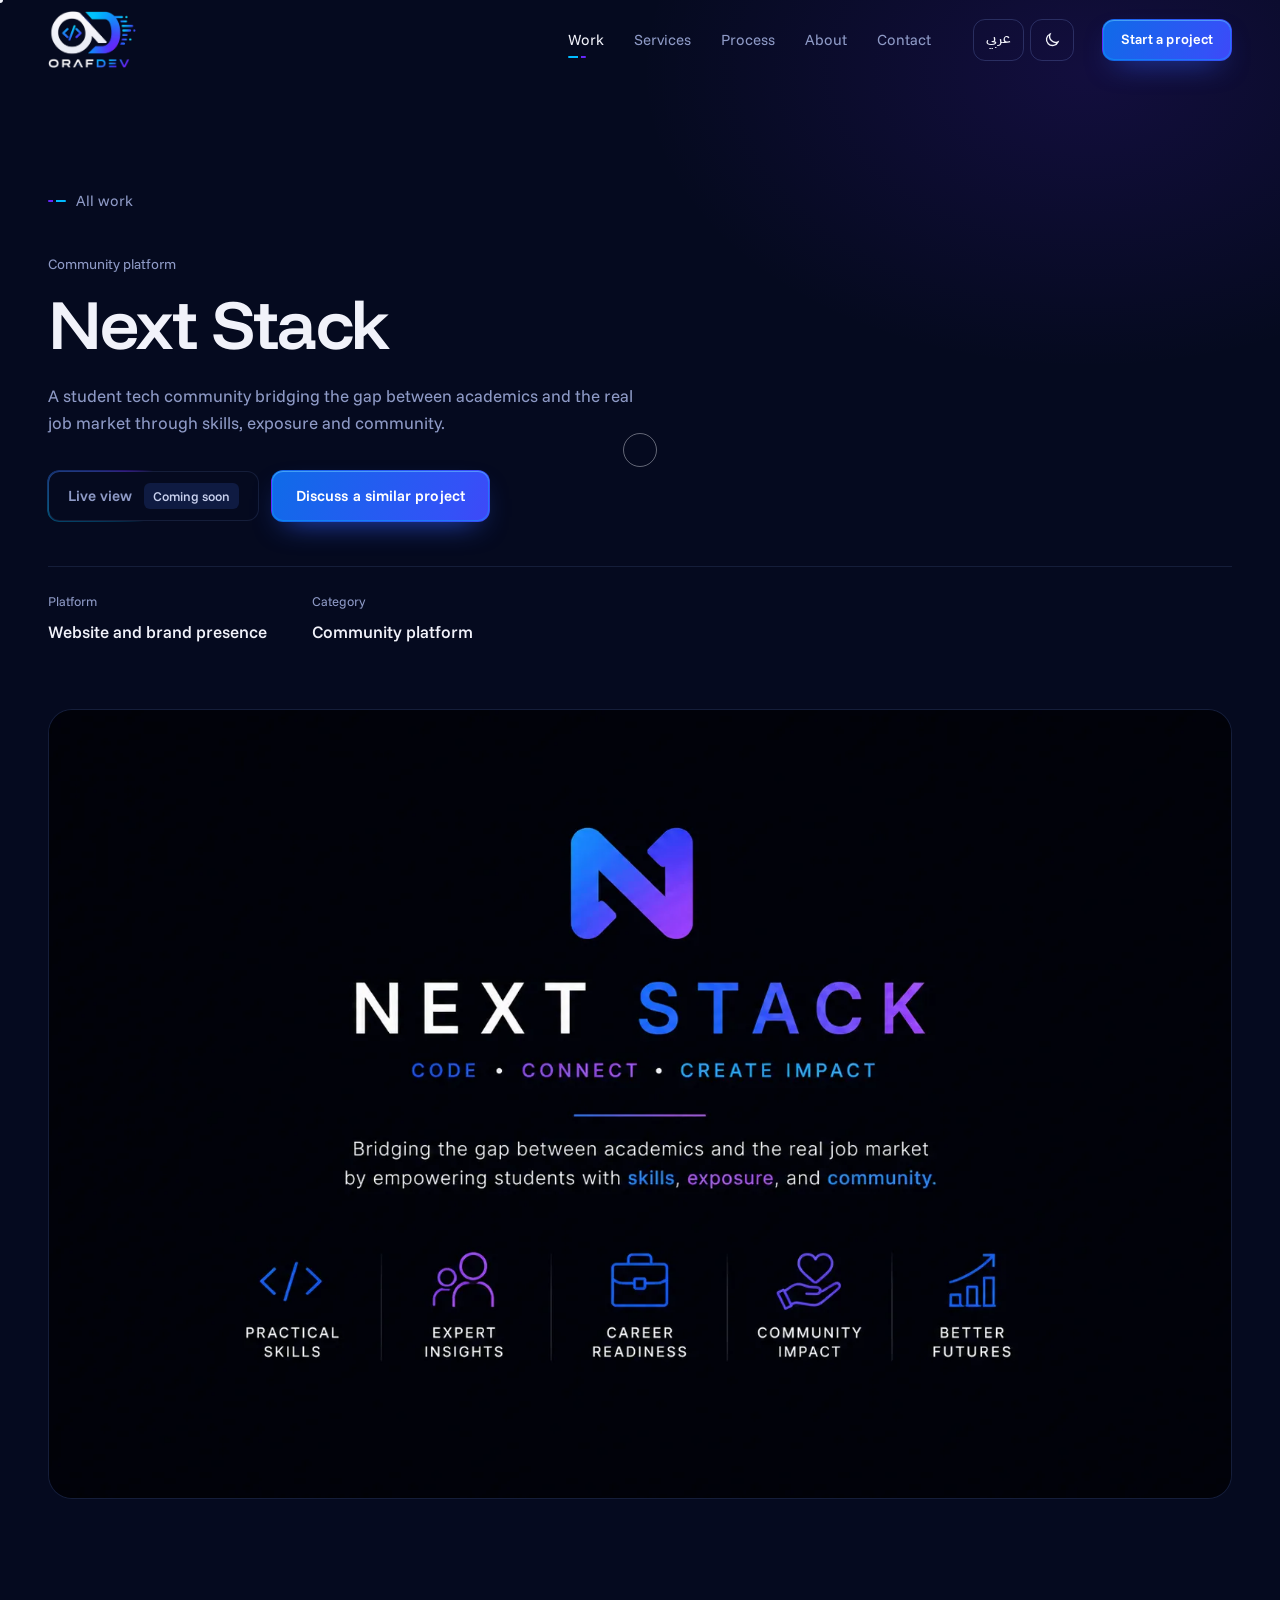
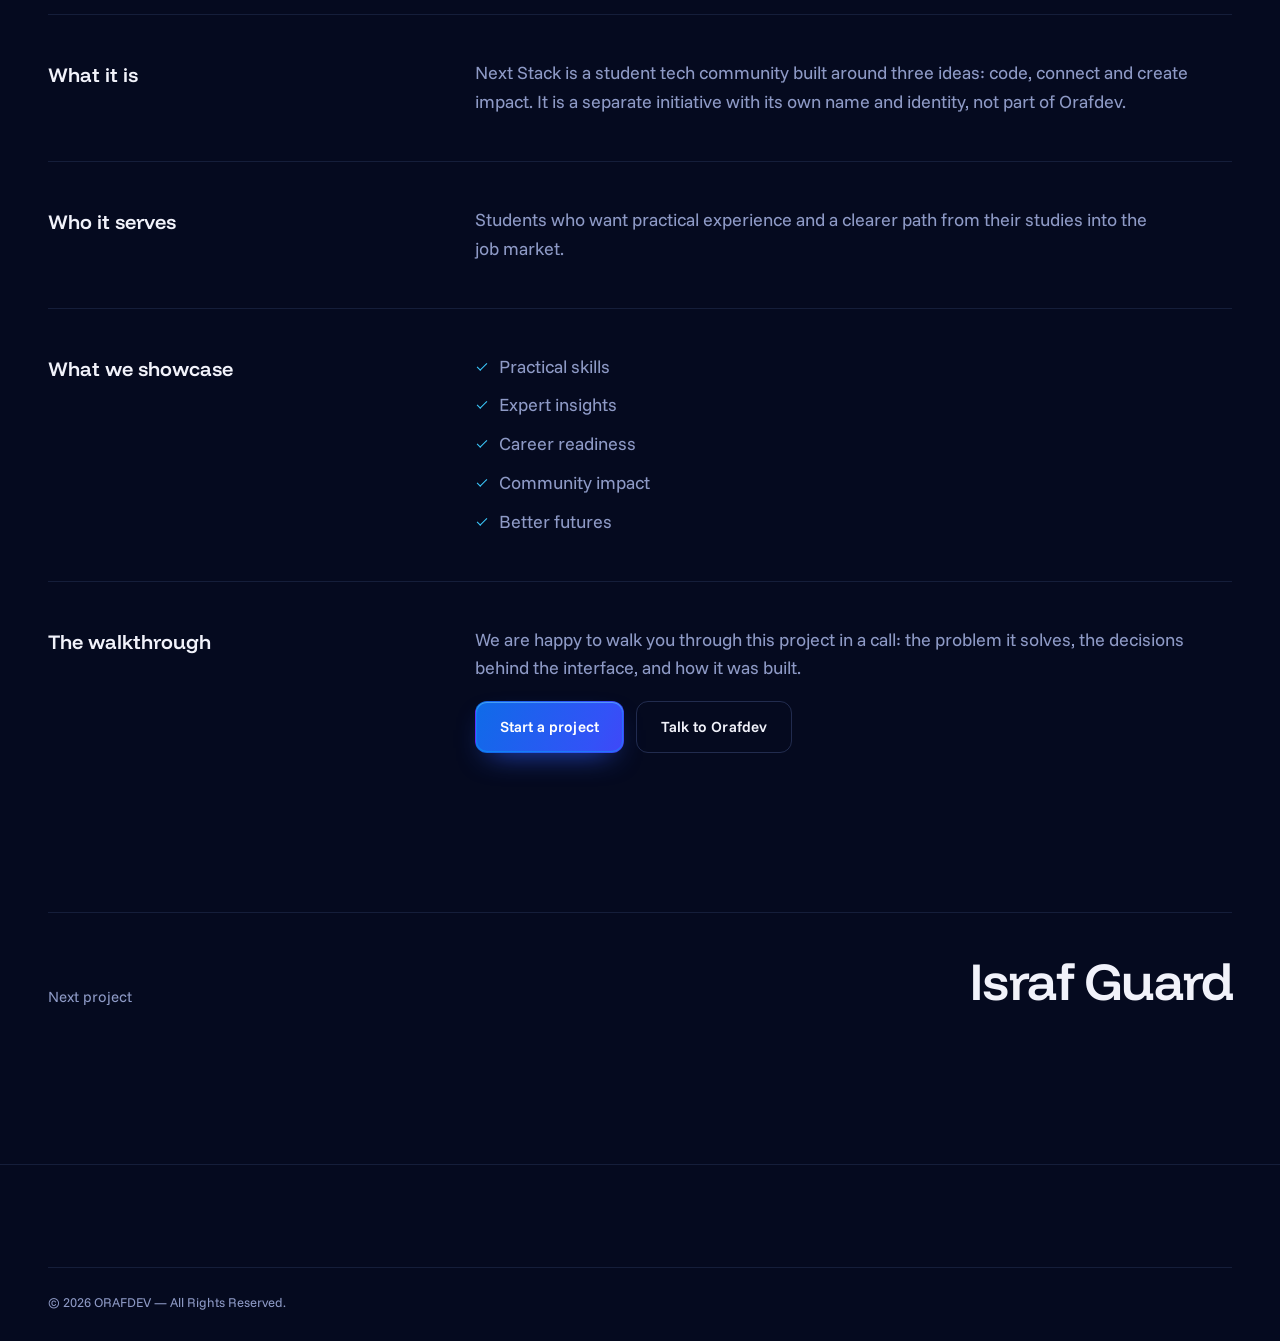
<file: work/next-stack.html>
<!doctype html>
<html lang="en">
<head>
  <meta charset="utf-8">
  <meta name="viewport" content="width=device-width, initial-scale=1">
  <title>Next Stack — Orafdev</title>
  <meta name="description" content="A student tech community bridging the gap between academics and the real job market through skills, exposure and community.">
  <meta name="theme-color" content="#050A1F">
  <link rel="canonical" href="/work/next-stack.html">
  <link rel="icon" type="image/png" href="../assets/img/logo-symbol.png">
  <meta property="og:type" content="article">
  <meta property="og:title" content="Next Stack — Orafdev">
  <meta property="og:description" content="A student tech community bridging the gap between academics and the real job market through skills, exposure and community.">
  <meta property="og:image" content="../assets/img/next-stack-1600.webp">
  <link rel="preconnect" href="https://fonts.googleapis.com">
  <link rel="preconnect" href="https://fonts.gstatic.com" crossorigin>
  <link href="https://fonts.googleapis.com/css2?family=Funnel+Display:wght@400..800&family=Funnel+Sans:wght@400..700&family=IBM+Plex+Sans+Arabic:wght@400;500;600;700&display=swap" rel="stylesheet">
  <link rel="stylesheet" href="../assets/css/styles.css">
  <script src="../assets/js/prefs.js"></script>
  <script src="../assets/js/config.js"></script>
  <script src="../assets/js/i18n.js" defer></script>
  <script src="../assets/js/main.js" defer></script>
</head>
<body data-root="../">
  <a class="skip" href="#main">Skip to content</a>
  <div class="cursor" aria-hidden="true"><span class="cursor-dot"></span><span class="cursor-ring"></span></div>
  <div class="page-veil" aria-hidden="true"><span></span></div>

  <header class="nav" data-nav>
    <div class="nav-inner">
      <a class="logo" href="../index.html" aria-label="Orafdev home"><img src="../assets/img/logo.png" alt="Orafdev" width="824" height="526"></a>
      <nav class="nav-links" aria-label="Main">
        <a href="../index.html#work" class="is-active" aria-current="page">Work</a>
        <a href="../index.html#services">Services</a>
        <a href="../index.html#process">Process</a>
        <a href="../index.html#about">About</a>
        <a href="../index.html#contact">Contact</a>
      </nav>
      <div class="nav-tools">
        <button class="tool-btn lang-btn" type="button" data-lang-toggle>عربي</button>
        <button class="tool-btn" type="button" data-theme-toggle aria-label="Switch to light mode">
          <svg class="i-moon" viewBox="0 0 24 24" aria-hidden="true"><path d="M20 14.5A8 8 0 0 1 9.5 4a8 8 0 1 0 10.5 10.5Z"/></svg>
          <svg class="i-sun" viewBox="0 0 24 24" aria-hidden="true"><circle cx="12" cy="12" r="4"/><path d="M12 2v2M12 20v2M4.9 4.9l1.4 1.4M17.7 17.7l1.4 1.4M2 12h2M20 12h2M4.9 19.1l1.4-1.4M17.7 6.3l1.4-1.4"/></svg>
        </button>
      </div>
      <a class="btn btn-primary btn-sm nav-cta" href="../index.html#contact" data-magnetic>Start a project</a>
      <button class="menu-toggle" type="button" aria-expanded="false" aria-controls="mobile-menu" aria-label="Open menu"><span></span><span></span></button>
    </div>
  </header>
  <div class="mobile-menu" id="mobile-menu" hidden>
    <nav aria-label="Mobile">
      <a href="../index.html#work">Work</a><a href="../index.html#services">Services</a><a href="../index.html#process">Process</a><a href="../index.html#about">About</a><a href="../index.html#contact">Contact</a>
    </nav>
    <a class="btn btn-primary btn-block" href="../index.html#contact">Start a project</a>
  </div>

  <main id="main" data-project="next-stack">
    <section class="case-hero" style="--tint: 102, 39, 250">
      <div class="wrap">
        <a class="back" href="../index.html#work">All work</a>
        <p class="project-cat reveal-hero">Community platform</p>
        <h1 class="h-xxl reveal-hero">Next Stack</h1>
        <p class="lead reveal-hero">A student tech community bridging the gap between academics and the real job market through skills, exposure and community.</p>
        <div class="case-actions reveal-hero">
          <a class="live-btn" data-live="next-stack"><span class="live-label">Live view</span><span class="live-soon">Coming soon</span><span class="live-arrow" aria-hidden="true">→</span></a>
          <a class="btn btn-ghost" data-source="next-stack" hidden>Source code</a>
          <a class="btn btn-primary" href="../index.html#contact" data-magnetic>Discuss a similar project</a>
        </div>
        <dl class="case-meta reveal-hero">
          <div><dt>Platform</dt><dd>Website and brand presence</dd></div>
          <div><dt>Category</dt><dd>Community platform</dd></div>
          <div><dt>Technology</dt><dd data-tech>To be published</dd></div>
        </dl>
      </div>
    </section>

    <div class="wrap">
      <figure class="case-visual reveal">
        <picture>
          <source srcset="../assets/img/next-stack-900.webp 900w, ../assets/img/next-stack-1600.webp 1600w" sizes="(max-width: 1300px) 94vw, 1280px" type="image/webp">
          <img src="../assets/img/next-stack-1600.webp" alt="Next Stack brand presentation: Code, Connect, Create Impact" width="1600" height="1067" decoding="async">
        </picture>
      </figure>
    </div>

    <div class="case-body">
      <div class="wrap">
        <section class="case-section reveal">
          <h2>What it is</h2>
          <div class="content">
            <p>Next Stack is a student tech community built around three ideas: code, connect and create impact. It is a separate initiative with its own name and identity, not part of Orafdev.</p>
          </div>
        </section>
        <section class="case-section reveal">
          <h2>Who it serves</h2>
          <div class="content">
            <p>Students who want practical experience and a clearer path from their studies into the job market.</p>
          </div>
        </section>
        <section class="case-section reveal">
          <h2>What we showcase</h2>
          <div class="content">
            <ul class="case-points"><li>Practical skills</li><li>Expert insights</li><li>Career readiness</li><li>Community impact</li><li>Better futures</li></ul>
          </div>
        </section>

        <!--
          TODO(founders): extend this case study with real information only:
          the challenge, the approach, key features, technology (also set "tech" in assets/js/config.js),
          and the live URL ("live" in config.js). Add matching Arabic lines to assets/js/i18n.js.
        -->

        <section class="case-section reveal">
          <h2>The walkthrough</h2>
          <div class="content">
            <p>We are happy to walk you through this project in a call: the problem it solves, the decisions behind the interface, and how it was built.</p>
            <div class="hero-actions">
              <a class="btn btn-primary" href="../index.html#contact" data-magnetic>Start a project</a>
              <a class="btn btn-ghost" href="../index.html#contact" data-wa-link data-magnetic>Talk to Orafdev</a>
            </div>
          </div>
        </section>
      </div>
    </div>

    <section class="case-next">
      <div class="wrap">
        <a href="israf-guard.html"><span>Next project</span><strong>Israf Guard</strong></a>
      </div>
    </section>
  </main>

  <footer class="footer">
    <div class="wrap"><div class="footer-bottom"><p>© <span data-year></span> ORAFDEV — All Rights Reserved.</p></div></div>
  </footer>

  <a class="wa-float" href="../index.html#contact" data-wa-link aria-label="Message Orafdev on WhatsApp">
    <svg viewBox="0 0 24 24" aria-hidden="true"><path d="M12 2a10 10 0 0 0-8.6 15.1L2 22l5-1.3A10 10 0 1 0 12 2Zm0 18.2a8.2 8.2 0 0 1-4.2-1.2l-.3-.2-3 .8.8-2.9-.2-.3A8.2 8.2 0 1 1 12 20.2Zm4.5-6.1c-.2-.1-1.5-.7-1.7-.8-.2-.1-.4-.1-.6.1l-.8 1c-.1.2-.3.2-.5.1a6.7 6.7 0 0 1-3.3-2.9c-.2-.4.2-.4.7-1.3.1-.2 0-.3 0-.4l-.8-1.8c-.2-.5-.4-.4-.6-.4h-.5a1 1 0 0 0-.7.3 3 3 0 0 0-.9 2.2 5.2 5.2 0 0 0 1.1 2.8 11.9 11.9 0 0 0 4.6 4c1.7.7 2.3.8 3.2.6a2.7 2.7 0 0 0 1.8-1.2 2.2 2.2 0 0 0 .1-1.3c0-.1-.2-.2-.4-.3Z"/></svg>
    <span>Chat with us</span>
  </a>
</body>
</html>
</file>
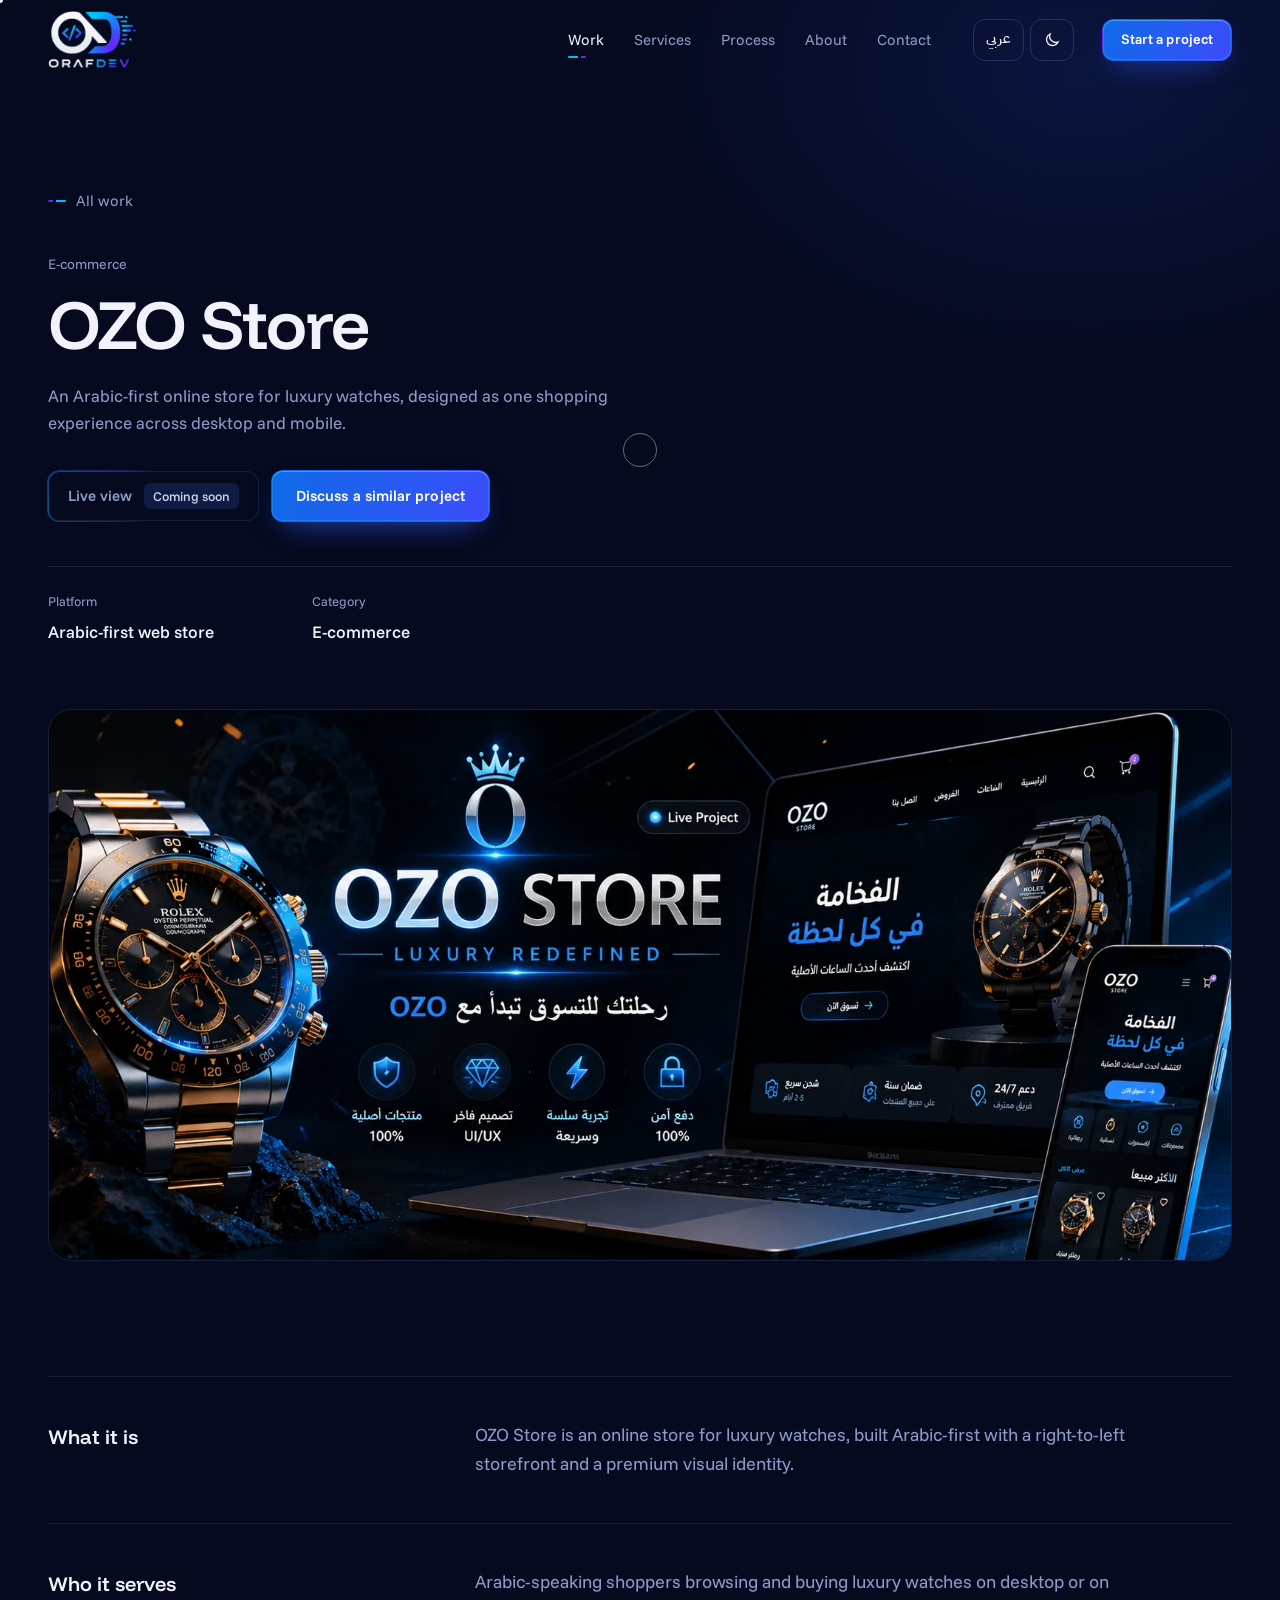
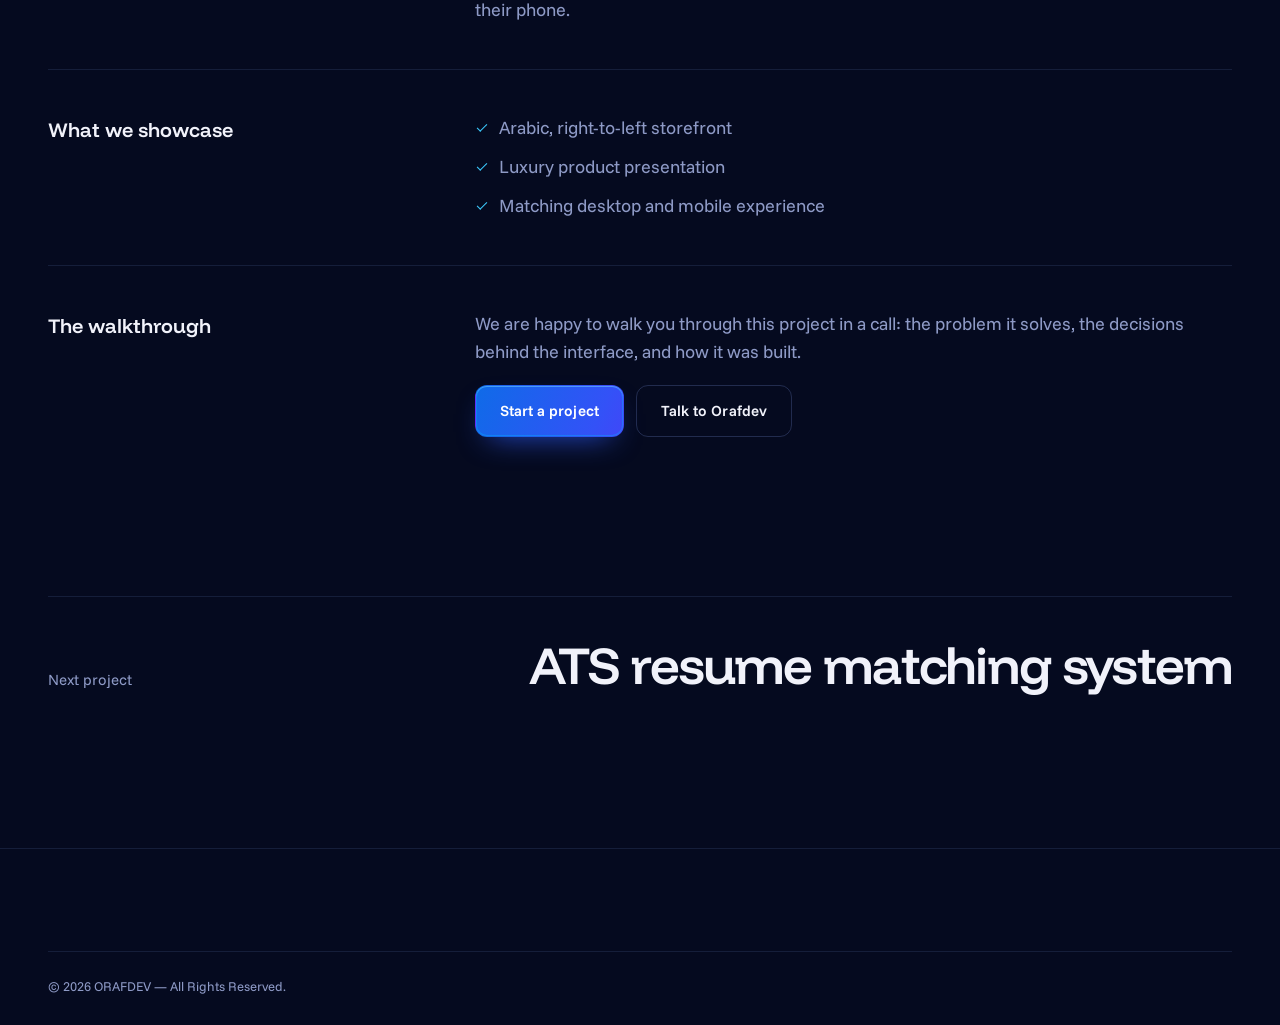
<file: work/ozo-store.html>
<!doctype html>
<html lang="en">
<head>
  <meta charset="utf-8">
  <meta name="viewport" content="width=device-width, initial-scale=1">
  <title>OZO Store — Orafdev</title>
  <meta name="description" content="An Arabic-first online store for luxury watches, designed as one shopping experience across desktop and mobile.">
  <meta name="theme-color" content="#050A1F">
  <link rel="canonical" href="/work/ozo-store.html">
  <link rel="icon" type="image/png" href="../assets/img/logo-symbol.png">
  <meta property="og:type" content="article">
  <meta property="og:title" content="OZO Store — Orafdev">
  <meta property="og:description" content="An Arabic-first online store for luxury watches, designed as one shopping experience across desktop and mobile.">
  <meta property="og:image" content="../assets/img/ozo-store-1600.webp">
  <link rel="preconnect" href="https://fonts.googleapis.com">
  <link rel="preconnect" href="https://fonts.gstatic.com" crossorigin>
  <link href="https://fonts.googleapis.com/css2?family=Funnel+Display:wght@400..800&family=Funnel+Sans:wght@400..700&family=IBM+Plex+Sans+Arabic:wght@400;500;600;700&display=swap" rel="stylesheet">
  <link rel="stylesheet" href="../assets/css/styles.css">
  <script src="../assets/js/prefs.js"></script>
  <script src="../assets/js/config.js"></script>
  <script src="../assets/js/i18n.js" defer></script>
  <script src="../assets/js/main.js" defer></script>
</head>
<body data-root="../">
  <a class="skip" href="#main">Skip to content</a>
  <div class="cursor" aria-hidden="true"><span class="cursor-dot"></span><span class="cursor-ring"></span></div>
  <div class="page-veil" aria-hidden="true"><span></span></div>

  <header class="nav" data-nav>
    <div class="nav-inner">
      <a class="logo" href="../index.html" aria-label="Orafdev home"><img src="../assets/img/logo.png" alt="Orafdev" width="824" height="526"></a>
      <nav class="nav-links" aria-label="Main">
        <a href="../index.html#work" class="is-active" aria-current="page">Work</a>
        <a href="../index.html#services">Services</a>
        <a href="../index.html#process">Process</a>
        <a href="../index.html#about">About</a>
        <a href="../index.html#contact">Contact</a>
      </nav>
      <div class="nav-tools">
        <button class="tool-btn lang-btn" type="button" data-lang-toggle>عربي</button>
        <button class="tool-btn" type="button" data-theme-toggle aria-label="Switch to light mode">
          <svg class="i-moon" viewBox="0 0 24 24" aria-hidden="true"><path d="M20 14.5A8 8 0 0 1 9.5 4a8 8 0 1 0 10.5 10.5Z"/></svg>
          <svg class="i-sun" viewBox="0 0 24 24" aria-hidden="true"><circle cx="12" cy="12" r="4"/><path d="M12 2v2M12 20v2M4.9 4.9l1.4 1.4M17.7 17.7l1.4 1.4M2 12h2M20 12h2M4.9 19.1l1.4-1.4M17.7 6.3l1.4-1.4"/></svg>
        </button>
      </div>
      <a class="btn btn-primary btn-sm nav-cta" href="../index.html#contact" data-magnetic>Start a project</a>
      <button class="menu-toggle" type="button" aria-expanded="false" aria-controls="mobile-menu" aria-label="Open menu"><span></span><span></span></button>
    </div>
  </header>
  <div class="mobile-menu" id="mobile-menu" hidden>
    <nav aria-label="Mobile">
      <a href="../index.html#work">Work</a><a href="../index.html#services">Services</a><a href="../index.html#process">Process</a><a href="../index.html#about">About</a><a href="../index.html#contact">Contact</a>
    </nav>
    <a class="btn btn-primary btn-block" href="../index.html#contact">Start a project</a>
  </div>

  <main id="main" data-project="ozo-store">
    <section class="case-hero" style="--tint: 47, 91, 251">
      <div class="wrap">
        <a class="back" href="../index.html#work">All work</a>
        <p class="project-cat reveal-hero">E-commerce</p>
        <h1 class="h-xxl reveal-hero">OZO Store</h1>
        <p class="lead reveal-hero">An Arabic-first online store for luxury watches, designed as one shopping experience across desktop and mobile.</p>
        <div class="case-actions reveal-hero">
          <a class="live-btn" data-live="ozo-store"><span class="live-label">Live view</span><span class="live-soon">Coming soon</span><span class="live-arrow" aria-hidden="true">→</span></a>
          <a class="btn btn-ghost" data-source="ozo-store" hidden>Source code</a>
          <a class="btn btn-primary" href="../index.html#contact" data-magnetic>Discuss a similar project</a>
        </div>
        <dl class="case-meta reveal-hero">
          <div><dt>Platform</dt><dd>Arabic-first web store</dd></div>
          <div><dt>Category</dt><dd>E-commerce</dd></div>
          <div><dt>Technology</dt><dd data-tech>To be published</dd></div>
        </dl>
      </div>
    </section>

    <div class="wrap">
      <figure class="case-visual shot-crop reveal">
        <picture>
          <source srcset="../assets/img/ozo-store-900.webp 900w, ../assets/img/ozo-store-1600.webp 1600w" sizes="(max-width: 1300px) 94vw, 1280px" type="image/webp">
          <img src="../assets/img/ozo-store-1600.webp" alt="OZO Store luxury watch storefront in Arabic on laptop and phone" width="1600" height="900" decoding="async">
        </picture>
      </figure>
    </div>

    <div class="case-body">
      <div class="wrap">
        <section class="case-section reveal">
          <h2>What it is</h2>
          <div class="content">
            <p>OZO Store is an online store for luxury watches, built Arabic-first with a right-to-left storefront and a premium visual identity.</p>
          </div>
        </section>
        <section class="case-section reveal">
          <h2>Who it serves</h2>
          <div class="content">
            <p>Arabic-speaking shoppers browsing and buying luxury watches on desktop or on their phone.</p>
          </div>
        </section>
        <section class="case-section reveal">
          <h2>What we showcase</h2>
          <div class="content">
            <ul class="case-points"><li>Arabic, right-to-left storefront</li><li>Luxury product presentation</li><li>Matching desktop and mobile experience</li></ul>
          </div>
        </section>

        <!--
          TODO(founders): extend this case study with real information only:
          the challenge, the approach, key features, technology (also set "tech" in assets/js/config.js),
          and the live URL ("live" in config.js). Add matching Arabic lines to assets/js/i18n.js.
        -->

        <section class="case-section reveal">
          <h2>The walkthrough</h2>
          <div class="content">
            <p>We are happy to walk you through this project in a call: the problem it solves, the decisions behind the interface, and how it was built.</p>
            <div class="hero-actions">
              <a class="btn btn-primary" href="../index.html#contact" data-magnetic>Start a project</a>
              <a class="btn btn-ghost" href="../index.html#contact" data-wa-link data-magnetic>Talk to Orafdev</a>
            </div>
          </div>
        </section>
      </div>
    </div>

    <section class="case-next">
      <div class="wrap">
        <a href="ats-matching.html"><span>Next project</span><strong>ATS resume matching system</strong></a>
      </div>
    </section>
  </main>

  <footer class="footer">
    <div class="wrap"><div class="footer-bottom"><p>© <span data-year></span> ORAFDEV — All Rights Reserved.</p></div></div>
  </footer>

  <a class="wa-float" href="../index.html#contact" data-wa-link aria-label="Message Orafdev on WhatsApp">
    <svg viewBox="0 0 24 24" aria-hidden="true"><path d="M12 2a10 10 0 0 0-8.6 15.1L2 22l5-1.3A10 10 0 1 0 12 2Zm0 18.2a8.2 8.2 0 0 1-4.2-1.2l-.3-.2-3 .8.8-2.9-.2-.3A8.2 8.2 0 1 1 12 20.2Zm4.5-6.1c-.2-.1-1.5-.7-1.7-.8-.2-.1-.4-.1-.6.1l-.8 1c-.1.2-.3.2-.5.1a6.7 6.7 0 0 1-3.3-2.9c-.2-.4.2-.4.7-1.3.1-.2 0-.3 0-.4l-.8-1.8c-.2-.5-.4-.4-.6-.4h-.5a1 1 0 0 0-.7.3 3 3 0 0 0-.9 2.2 5.2 5.2 0 0 0 1.1 2.8 11.9 11.9 0 0 0 4.6 4c1.7.7 2.3.8 3.2.6a2.7 2.7 0 0 0 1.8-1.2 2.2 2.2 0 0 0 .1-1.3c0-.1-.2-.2-.4-.3Z"/></svg>
    <span>Chat with us</span>
  </a>
</body>
</html>
</file>
<file: assets/css/styles.css>
/* ==========================================================================
   ORAFDEV — Night & Signal design system
   Colours sampled from the official logo: the D's stroke runs signal cyan
   (#00BBFF) through volt blue (#2F5BFB) to ultraviolet (#6627FA); the O is
   logo white (#F1F2FA); everything sits on the logo's deep navy night.
   ========================================================================== */
@property --ang { syntax: "<angle>"; inherits: false; initial-value: 0deg; }

:root {
  /* Surfaces: navy night, stepping up in blue rather than grey */
  --bg: #050A1F;
  --bg-2: #070E28;
  --surface: #0A1433;
  --surface-2: #0F1B42;
  --surface-3: #162452;
  --line: rgba(140, 170, 255, 0.12);
  --line-2: rgba(140, 170, 255, 0.21);
  --line-3: rgba(140, 170, 255, 0.34);

  /* Text: the logo's white, and a blue-tinted mute */
  --fg: #F1F2FA;
  --fg-2: #C9D1EE;
  --muted: #8E9AC6;

  /* The logo's three colours, at full strength */
  --ion: #00BBFF;      /* signal cyan — top of the D */
  --azure: #2F5BFB;    /* volt blue — the D's body, the code brackets */
  --iris: #6627FA;     /* ultraviolet — the D's tail */
  --ion-rgb: 0, 187, 255;
  --azure-rgb: 47, 91, 251;
  --iris-rgb: 102, 39, 250;
  --accent-text: #3CCBFF;
  /* The D: cyan into blue into violet, top to bottom like the stroke */
  --duo: linear-gradient(100deg, var(--ion), var(--azure) 52%, var(--iris));
  --brand: linear-gradient(160deg, #00BBFF 0%, #2F5BFB 52%, #6627FA 100%);
  /* Button fill: the D, deepened just enough for white text to stay readable */
  --brand-btn: linear-gradient(115deg, #0F6BE8 0%, #3352F7 50%, #6627FA 100%);

  --shadow-1: 0 1px 0 rgba(255, 255, 255, .04) inset, 0 20px 40px -24px rgba(0, 3, 20, .7);
  --shadow-2: 0 1px 0 rgba(255, 255, 255, .05) inset, 0 40px 80px -40px rgba(0, 3, 20, .8);

  /* Type */
  --font-display: "Funnel Display", "Funnel Sans", system-ui, sans-serif;
  --font: "Funnel Sans", system-ui, -apple-system, "Segoe UI", sans-serif;
  --fs-hero: clamp(2.6rem, 6vw, 5.6rem);
  --fs-xxl: clamp(2.4rem, 5.4vw, 4.8rem);
  --fs-xl: clamp(2.1rem, 4.1vw, 3.6rem);
  --fs-l: clamp(1.6rem, 2.5vw, 2.25rem);
  --fs-m: 1.25rem;
  --fs-s: 1.0625rem;

  /* Shape + rhythm */
  --r-xl: 24px;
  --r-l: 18px;
  --r-m: 12px;
  --r-s: 8px;
  --wrap: 1280px;
  --gutter: clamp(16px, 4vw, 48px);
  --section: clamp(84px, 9vw, 128px);
  --nav-h: 80px;
  --ease: cubic-bezier(.2, .7, .1, 1);
  --ease-out: cubic-bezier(.16, 1, .3, 1);
  color-scheme: dark;
}

:root[data-theme="light"] {
  --bg: #F4F6FD;
  --bg-2: #ECF0FB;
  --surface: #FFFFFF;
  --surface-2: #F1F4FC;
  --surface-3: #E4E9F8;
  --line: rgba(10, 24, 80, 0.09);
  --line-2: rgba(10, 24, 80, 0.16);
  --line-3: rgba(10, 24, 80, 0.27);
  --fg: #081236;
  --fg-2: #26325A;
  --muted: #56618A;
  --accent-text: #1F4FE6;
  --shadow-1: 0 1px 2px rgba(10, 24, 80, .05), 0 18px 36px -24px rgba(10, 24, 80, .24);
  --shadow-2: 0 1px 2px rgba(10, 24, 80, .06), 0 36px 70px -36px rgba(10, 24, 80, .32);
  color-scheme: light;
}

/* Screens and system visuals stay dark in both themes */
.dark-scope,
:root[data-theme="light"] :is(.panel-media, .mod-visual, .stack-viz, .hero-canvas, .case-visual) {
  --bg: #050A1F; --bg-2: #070E28; --surface: #0A1433; --surface-2: #0F1B42; --surface-3: #162452;
  --line: rgba(140, 170, 255, 0.12); --line-2: rgba(140, 170, 255, 0.21); --line-3: rgba(140, 170, 255, 0.34);
  --fg: #F1F2FA; --fg-2: #C9D1EE; --muted: #8E9AC6; --accent-text: #3CCBFF;
}

/* ==========================================================================
   Base
   ========================================================================== */
*, *::before, *::after { box-sizing: border-box; }
[hidden] { display: none !important; }
html { scroll-behavior: smooth; -webkit-text-size-adjust: 100%; scroll-padding-top: 88px; }
body {
  margin: 0;
  background: var(--bg);
  color: var(--fg-2);
  font-family: var(--font);
  font-size: 1.0625rem;
  line-height: 1.6;
  -webkit-font-smoothing: antialiased;
  -moz-osx-font-smoothing: grayscale;
  overflow-x: clip;
}
img, svg, canvas { display: block; max-width: 100%; }
a { color: inherit; text-decoration: none; }
button, input, select, textarea { font: inherit; color: inherit; }
ul, ol { margin: 0; padding: 0; list-style: none; }
h1, h2, h3, p, dl, dd, figure { margin: 0; }
::selection { background: var(--ion); color: #050A1F; }
:focus-visible { outline: 2px solid var(--ion); outline-offset: 3px; border-radius: 6px; }

.skip {
  position: fixed; inset-inline-start: 16px; top: -60px; z-index: 300;
  background: var(--fg); color: var(--bg); padding: 10px 16px; border-radius: var(--r-m); font-weight: 600; transition: top .2s;
}
.skip:focus { top: 16px; }

.wrap { width: 100%; max-width: calc(var(--wrap) + var(--gutter) * 2); margin: 0 auto; padding: 0 var(--gutter); }
.section { padding: var(--section) 0; position: relative; }

/* Type */
.hero-title, .h-xxl, .h-xl, .h-l, .panel-title, .footer-statement, .price, .stat dd {
  font-family: var(--font-display);
  color: var(--fg);
  font-weight: 600;
  letter-spacing: -0.028em;
  line-height: 1.04;
  text-wrap: balance;
}
.h-xxl { font-size: var(--fs-xxl); }
.h-xl { font-size: var(--fs-xl); }
.h-l { font-size: var(--fs-l); letter-spacing: -0.025em; line-height: 1.08; }
.h-m { font-family: var(--font-display); font-size: var(--fs-m); font-weight: 600; color: var(--fg); line-height: 1.25; letter-spacing: -0.01em; }
.h-s { font-family: var(--font-display); font-size: var(--fs-s); font-weight: 600; color: var(--fg); line-height: 1.3; letter-spacing: -0.005em; }
.lead { font-size: clamp(1.0625rem, 1.3vw, 1.2rem); color: var(--muted); line-height: 1.6; max-width: 36em; text-wrap: pretty; }
p { text-wrap: pretty; }

.section-head { display: grid; gap: 18px; max-width: 780px; margin-bottom: clamp(44px, 6vw, 80px); }

/* ==========================================================================
   Logo
   ========================================================================== */
.logo { display: block; width: 88px; flex: none; }
.logo img { width: 100%; height: auto; }
.logo-lg { width: 132px; }
:root[data-theme="light"] .logo { background: #050A1F; border-radius: 10px; padding: 6px 9px; box-sizing: content-box; width: 74px; }
:root[data-theme="light"] .logo-lg { width: 112px; padding: 10px 14px; }

/* ==========================================================================
   Buttons
   ========================================================================== */
.btn {
  --mx: 0px; --my: 0px;
  position: relative; display: inline-flex; align-items: center; justify-content: center; gap: 10px;
  min-height: 52px; padding: 0 24px; border-radius: var(--r-m);
  font-weight: 600; font-size: .9375rem; letter-spacing: .005em; white-space: nowrap;
  border: 1px solid transparent; cursor: pointer;
  transform: translate(var(--mx), var(--my));
  transition: transform .35s var(--ease-out), background-color .25s, border-color .25s, box-shadow .3s, color .25s;
}
.btn-sm { min-height: 42px; padding: 0 18px; font-size: .875rem; }
.btn-block { width: 100%; }
.btn-primary {
  background: var(--brand-btn); background-size: 170% 100%; background-position: 0% 0;
  color: #FFFFFF;
  box-shadow: inset 0 1px 0 rgba(255, 255, 255, .22), inset 0 0 0 1px rgba(var(--ion-rgb), .35), 0 12px 30px -14px rgba(var(--azure-rgb), .9);
  transition: transform .35s var(--ease-out), background-position .6s var(--ease-out), box-shadow .35s, color .25s;
}
.btn-primary:hover {
  background-position: 100% 0;
  box-shadow: inset 0 1px 0 rgba(255, 255, 255, .28), inset 0 0 0 1px rgba(var(--ion-rgb), .7), 0 0 0 4px rgba(var(--ion-rgb), .16), 0 18px 44px -14px rgba(var(--ion-rgb), .75);
}
.btn-ghost { background: transparent; border-color: var(--line-2); color: var(--fg); }
.btn-ghost:hover { border-color: var(--line-3); background: var(--surface-2); }
.btn[aria-disabled="true"] { opacity: .5; pointer-events: none; }

/* Live view: a light that flows around the border */
.live-btn {
  position: relative; isolation: isolate;
  display: inline-flex; align-items: center; gap: 12px;
  min-height: 50px; padding: 0 20px; border-radius: var(--r-m);
  background: var(--surface-2); color: var(--fg); font-weight: 600; font-size: .9375rem;
  box-shadow: inset 0 0 0 1px var(--line-2);
  cursor: pointer; transition: background .3s, box-shadow .3s, transform .35s var(--ease-out);
}
.live-btn::before {
  content: ""; position: absolute; inset: -1px; z-index: -1; border-radius: inherit; padding: 1.5px;
  background: conic-gradient(from var(--ang), transparent 0deg, transparent 200deg, var(--ion) 260deg, var(--iris) 310deg, transparent 360deg);
  -webkit-mask: linear-gradient(#000 0 0) content-box, linear-gradient(#000 0 0); -webkit-mask-composite: xor;
  mask: linear-gradient(#000 0 0) content-box exclude, linear-gradient(#000 0 0);
  animation: orbit-ang 3.6s linear infinite;
}
.live-btn::after {
  content: ""; position: absolute; inset: 0; z-index: -1; border-radius: inherit; opacity: 0;
  background: radial-gradient(120% 140% at 0% 50%, rgba(var(--ion-rgb), .16), transparent 60%);
  transition: opacity .35s;
}
.live-btn:hover { background: var(--surface-3); transform: translateY(-1px); }
.live-btn:hover::before { animation-duration: 1.4s; }
.live-btn:hover::after { opacity: 1; }
.live-arrow { display: inline-block; transition: transform .35s var(--ease-out); }
.live-btn:hover .live-arrow { transform: translateX(5px); }
.live-soon { display: none; }
.live-btn.is-soon { cursor: default; background: transparent; box-shadow: inset 0 0 0 1px var(--line); color: var(--muted); }
.live-btn.is-soon::before { animation: none; opacity: .35; }
.live-btn.is-soon:hover { transform: none; background: transparent; }
.live-btn.is-soon .live-arrow { display: none; }
.live-btn.is-soon .live-soon { display: inline; font-size: .8125rem; font-weight: 500; padding: 3px 9px; border-radius: 6px; background: var(--surface-2); color: var(--fg-2); }
@keyframes orbit-ang { to { --ang: 360deg; } }

/* Touch screens: a press you can feel, and the hero light drifting on its own */
.btn:active, .live-btn:active, .tool-btn:active, .channels a:active { transform: scale(.96); transition-duration: .12s; }
.has-touch .hero-glow { animation: glow-drift 9s var(--ease) infinite alternate; }
@keyframes glow-drift { from { translate: -18% 6%; } to { translate: 8% -6%; } }

.link-btn { display: inline-flex; align-items: center; gap: 8px; min-height: 50px; padding: 0 6px; color: var(--fg); font-weight: 600; font-size: .9375rem; position: relative; }
.link-btn::after { content: ""; position: absolute; inset-inline: 6px; bottom: 12px; height: 1px; background: var(--line-3); transition: background .3s; }
.link-btn:hover::after { background: var(--ion); }

/* ==========================================================================
   Navigation
   ========================================================================== */
.nav { position: fixed; inset: 0 0 auto 0; z-index: 50; height: var(--nav-h); border-bottom: 1px solid transparent; transition: height .4s var(--ease), background-color .4s, border-color .4s; }
.nav.is-scrolled {
  height: 66px;
  background: color-mix(in srgb, var(--bg) 74%, transparent);
  backdrop-filter: blur(18px) saturate(150%); -webkit-backdrop-filter: blur(18px) saturate(150%);
  border-bottom-color: var(--line);
}
.nav-inner { height: 100%; max-width: calc(var(--wrap) + var(--gutter) * 2); margin: 0 auto; padding: 0 var(--gutter); display: flex; align-items: center; gap: 28px; }
.nav .logo { transition: width .4s var(--ease); }
.nav.is-scrolled .logo { width: 74px; }
:root[data-theme="light"] .nav.is-scrolled .logo { width: 62px; }
.nav-links { display: flex; gap: 2px; margin-inline-start: auto; }
.nav-links a { position: relative; padding: 10px 14px; font-size: .9375rem; color: var(--muted); transition: color .2s; }
.nav-links a:hover, .nav-links a.is-active { color: var(--fg); }
.nav-links a::after {
  content: ""; position: absolute; inset-inline-start: 14px; bottom: 4px; height: 2px; width: 18px; border-radius: 2px;
  background: linear-gradient(90deg, var(--ion) 0 10px, transparent 10px 13px, var(--iris) 13px 18px);
  transform: scaleX(0); transform-origin: left; transition: transform .35s var(--ease-out);
}
.nav-links a.is-active::after { transform: scaleX(1); }
.nav-tools { display: flex; align-items: center; gap: 6px; }
.tool-btn { display: inline-grid; place-items: center; min-width: 42px; height: 42px; padding: 0 12px; border-radius: var(--r-m); border: 1px solid var(--line-2); background: transparent; color: var(--fg); font-size: .875rem; font-weight: 600; cursor: pointer; transition: border-color .25s, background .25s; }
.tool-btn:hover { border-color: var(--line-3); background: var(--surface-2); }
.tool-btn svg { width: 18px; height: 18px; fill: none; stroke: currentColor; stroke-width: 1.8; stroke-linecap: round; }
.tool-btn .i-sun { display: none; }
:root[data-theme="light"] .tool-btn .i-sun { display: block; }
:root[data-theme="light"] .tool-btn .i-moon { display: none; }
.lang-btn { font-family: "IBM Plex Sans Arabic", var(--font); }
:root[lang="ar"] .lang-btn { font-family: "Funnel Sans", sans-serif; letter-spacing: .04em; }

.menu-toggle { display: none; width: 48px; height: 48px; border: 1px solid var(--line-2); border-radius: var(--r-m); background: transparent; position: relative; cursor: pointer; }
.menu-toggle span { position: absolute; left: 14px; right: 14px; height: 2px; background: var(--fg); border-radius: 2px; transition: transform .4s var(--ease-out), top .4s var(--ease-out); }
.menu-toggle span:first-child { top: 19px; }
.menu-toggle span:last-child { top: 27px; right: 20px; background: var(--ion); }
.menu-toggle[aria-expanded="true"] span:first-child { top: 23px; transform: rotate(45deg); }
.menu-toggle[aria-expanded="true"] span:last-child { top: 23px; right: 14px; transform: rotate(-45deg); background: var(--fg); }

.mobile-menu {
  position: fixed; inset: 0; z-index: 45; background: var(--bg);
  padding: calc(var(--nav-h) + 12px) var(--gutter) 32px; display: flex; flex-direction: column;
  clip-path: circle(0% at calc(100% - 40px) 40px); transition: clip-path .6s var(--ease-out);
}
.mobile-menu.is-open { clip-path: circle(150% at calc(100% - 40px) 40px); }
.mobile-menu nav { display: flex; flex-direction: column; margin: auto 0; padding: 24px 0; }
.mobile-menu nav a {
  font-family: var(--font-display); font-size: clamp(2.2rem, 10vw, 3rem); font-weight: 600; color: var(--fg);
  letter-spacing: -0.03em; padding: 8px 0; line-height: 1.15; border-bottom: 1px solid var(--line);
  opacity: 0; transform: translateY(16px); transition: opacity .5s var(--ease-out), transform .5s var(--ease-out);
}
.mobile-menu.is-open nav a { opacity: 1; transform: none; }
.mobile-menu.is-open nav a:nth-child(2) { transition-delay: .05s; }
.mobile-menu.is-open nav a:nth-child(3) { transition-delay: .1s; }
.mobile-menu.is-open nav a:nth-child(4) { transition-delay: .15s; }
.mobile-menu.is-open nav a:nth-child(5) { transition-delay: .2s; }

/* ==========================================================================
   Hero
   ========================================================================== */
.hero { position: relative; min-height: 100svh; display: flex; align-items: center; padding: calc(var(--nav-h) + 40px) 0 110px; overflow: hidden; isolation: isolate; }
.hero-canvas { position: absolute; inset: 0; width: 100%; height: 100%; z-index: -1; }
.hero-fallback {
  position: absolute; inset: 0; z-index: -2; overflow: hidden;
  background:
    radial-gradient(38% 46% at 74% 44%, rgba(var(--azure-rgb), .30), transparent 70%),
    radial-gradient(24% 30% at 84% 24%, rgba(var(--ion-rgb), .24), transparent 70%),
    radial-gradient(30% 36% at 68% 78%, rgba(var(--iris-rgb), .26), transparent 70%),
    radial-gradient(90% 80% at 72% 42%, #0B1A4E, transparent 72%);
}
/* The D's curve as an arc of light: cyan at the top, ultraviolet at the tail */
.hero-fallback::before, .hero-fallback::after {
  content: ""; position: absolute; top: 52%; inset-inline-end: -7vw;
  width: min(68vw, 980px); aspect-ratio: 1; border-radius: 50%;
  translate: 0 -50%; padding: 3px;
  /* the right half of a circle, like the D: cyan at the top, violet at the tail */
  background: conic-gradient(from -12deg, transparent 0deg, var(--ion) 26deg, var(--azure) 96deg, var(--iris) 158deg, transparent 196deg);
  -webkit-mask: linear-gradient(#000 0 0) content-box, linear-gradient(#000 0 0); -webkit-mask-composite: xor;
  mask: linear-gradient(#000 0 0) content-box exclude, linear-gradient(#000 0 0);
  animation: arc-breathe 8s var(--ease) infinite alternate;
}
.hero-fallback::after { padding: 30px; filter: blur(38px); opacity: .5; }
@keyframes arc-breathe { from { rotate: -6deg; opacity: .75; } to { rotate: 6deg; opacity: 1; } }
:root[data-theme="light"] .hero-fallback {
  background:
    radial-gradient(38% 46% at 74% 44%, rgba(var(--azure-rgb), .16), transparent 70%),
    radial-gradient(24% 30% at 84% 24%, rgba(var(--ion-rgb), .16), transparent 70%),
    radial-gradient(30% 36% at 68% 78%, rgba(var(--iris-rgb), .14), transparent 70%);
}
.hero-glow { position: absolute; inset: 0; z-index: -1; pointer-events: none; background: radial-gradient(520px circle at var(--gx, 70%) var(--gy, 40%), rgba(var(--ion-rgb), .06), transparent 60%); }
.hero::after { content: ""; position: absolute; inset: auto 0 0 0; height: 180px; z-index: -1; pointer-events: none; background: linear-gradient(to bottom, transparent, var(--bg)); }
.hero-title { font-size: var(--fs-hero); max-width: 12.5em; line-height: 1; letter-spacing: -0.032em; margin-bottom: 28px; }
.hero-title .line { display: block; overflow: hidden; padding-bottom: .07em; }
.hero-title .line > span { display: inline-block; transform: translateY(105%); transition: transform 1.1s var(--ease-out); }
.hero-title .line:nth-child(2) > span { transition-delay: .08s; }
.hero-title .line:nth-child(3) > span { transition-delay: .16s; }
.is-loaded .hero-title .line > span { transform: none; }
.hero-lead { font-size: clamp(1.0625rem, 1.35vw, 1.25rem); color: var(--muted); max-width: 32em; margin-bottom: 34px; }
.hero-actions { display: flex; flex-wrap: wrap; gap: 12px; }
.reveal-hero { opacity: 0; transform: translateY(18px); transition: opacity .9s var(--ease-out), transform .9s var(--ease-out); }
.is-loaded .reveal-hero { opacity: 1; transform: none; }
.is-loaded .hero-lead { transition-delay: .4s; }
.is-loaded .hero-actions.reveal-hero { transition-delay: .5s; }
.is-loaded .capabilities { transition-delay: .64s; }
.capabilities { display: flex; flex-wrap: wrap; align-items: center; gap: 10px 0; margin-top: 48px; font-size: .875rem; color: var(--muted); letter-spacing: .02em; }
.capabilities li { display: inline-flex; align-items: center; }
.capabilities li + li::before { content: ""; width: 22px; height: 2px; margin: 0 14px; border-radius: 2px; background: linear-gradient(90deg, var(--ion) 0 12px, transparent 12px 15px, var(--iris) 15px 22px); opacity: .8; }

/* ==========================================================================
   Scroll reveal
   ========================================================================== */
.reveal { opacity: 0; transform: translateY(26px); transition: opacity .9s var(--ease-out), transform .9s var(--ease-out); transition-delay: var(--d, 0s); }
.reveal.is-in { opacity: 1; transform: none; }

/* ==========================================================================
   Experience — the paper band
   ========================================================================== */
/* The experience band: a lifted indigo night, lit at opposite corners by the
   logo's cyan and violet, edged with hairlines of the D. Same in both themes,
   so the gradient numbers always glow on dark. */
.proof {
  --fg: #F1F2FA; --fg-2: #C9D1EE; --muted: #97A3D0; --line: rgba(140, 170, 255, .14); --line-2: rgba(140, 170, 255, .24);
  background:
    radial-gradient(55% 110% at 100% 0%, rgba(var(--ion-rgb), .11), transparent 62%),
    radial-gradient(45% 100% at 0% 100%, rgba(var(--iris-rgb), .15), transparent 62%),
    linear-gradient(180deg, #08123A 0%, #070F31 60%, #080D2E 100%);
  color: var(--fg-2); padding: clamp(80px, 10vw, 136px) 0; position: relative; overflow: hidden; isolation: isolate;
}
/* Light theme: white, washed with the logo's cyan and violet light */
:root[data-theme="light"] .proof {
  --fg: #081236; --fg-2: #26325A; --muted: #56618A; --line: rgba(10, 24, 80, .1); --line-2: rgba(10, 24, 80, .17);
  background:
    radial-gradient(55% 120% at 100% 0%, rgba(var(--ion-rgb), .16), transparent 62%),
    radial-gradient(50% 110% at 0% 100%, rgba(var(--iris-rgb), .13), transparent 62%),
    linear-gradient(180deg, #FFFFFF 0%, #F6F8FF 100%);
}
.proof::before, .proof::after {
  content: ""; position: absolute; inset-inline: 0; height: 1px; z-index: -1;
  background: linear-gradient(90deg, transparent, rgba(var(--ion-rgb), .7) 20%, rgba(var(--azure-rgb), .7) 55%, rgba(var(--iris-rgb), .7) 85%, transparent);
}
.proof::before { top: 0; }
.proof::after { bottom: 0; opacity: .5; }
:root[data-theme="light"] .proof::before { opacity: .55; }
.proof-grid { display: grid; grid-template-columns: 6fr 6fr; gap: 40px 64px; align-items: end; }
.proof-copy { display: grid; gap: 22px; }
.stats { display: grid; grid-template-columns: 1fr 1fr; border-top: 1px solid var(--line-2); }
.stat { display: flex; flex-direction: column-reverse; gap: 10px; padding: 26px 0 0; }
.stat + .stat { padding-inline-start: 28px; border-inline-start: 1px solid var(--line-2); }
.stat dt { font-size: .9375rem; color: var(--muted); }
.stat dd { font-size: clamp(4.5rem, 11vw, 9.5rem); line-height: .85; letter-spacing: -0.06em; display: flex; align-items: flex-start; font-variant-numeric: tabular-nums; }
.stat-num { background: var(--brand); -webkit-background-clip: text; background-clip: text; color: transparent; padding-inline-end: .02em; }
.stat-plus { font-size: .42em; letter-spacing: 0; margin-inline-start: .06em; margin-top: .08em; background: var(--duo); -webkit-background-clip: text; background-clip: text; color: transparent; }
.proof-sign { grid-column: 1 / -1; font-family: var(--font-display); font-size: var(--fs-m); color: var(--fg); padding-top: 28px; border-top: 1px solid var(--line); display: flex; align-items: center; gap: 14px; }
.proof-sign::before { content: ""; width: 26px; height: 2px; border-radius: 2px; background: linear-gradient(90deg, var(--azure) 0 14px, transparent 14px 18px, var(--iris) 18px 26px); }

/* ==========================================================================
   Selected work — stacking deck
   ========================================================================== */
.deck { display: grid; gap: 28px; }
.panel {
  --shrink: 0;
  position: sticky; top: calc(var(--nav-h) + 8px);
  display: grid; grid-template-columns: 5fr 7fr; min-height: min(74vh, 640px);
  border-radius: var(--r-xl); border: 1px solid var(--line); overflow: hidden;
  background: radial-gradient(70% 90% at 100% 0%, rgba(var(--tint), .13), transparent 60%), linear-gradient(180deg, var(--surface), var(--bg-2));
  box-shadow: var(--shadow-2);
  transform-origin: 50% 0;
  transform: scale(calc(1 - var(--shrink) * .06));
  filter: brightness(calc(1 - var(--shrink) * .35));
}
.panel-info { display: flex; flex-direction: column; justify-content: center; gap: 14px; padding: clamp(28px, 3.6vw, 52px); position: relative; z-index: 1; }
.panel-num { font-family: var(--font-display); font-size: .9375rem; font-weight: 600; color: rgb(var(--tint)); letter-spacing: .02em; display: flex; align-items: center; gap: 12px; }
.panel-num::after { content: ""; width: 40px; height: 1px; background: rgba(var(--tint), .5); }
:root[data-theme="light"] .panel-num { filter: brightness(.65) saturate(1.3); }
:root[data-theme="light"] .panel { filter: brightness(calc(1 - var(--shrink) * .06)); }
.project-cat { font-size: .875rem; color: var(--muted); margin-top: 10px; }
.panel-title { font-size: clamp(2rem, 3.6vw, 3.25rem); }
.panel-desc { color: var(--fg-2); max-width: 30em; }
.panel-tech { font-size: .875rem; color: var(--muted); }
.panel-tech:empty { display: none; }
.panel-actions { display: flex; flex-wrap: wrap; align-items: center; gap: 10px 14px; margin-top: 10px; }
.panel-media { position: relative; display: grid; place-items: center; padding: clamp(20px, 2.4vw, 36px); perspective: 1400px; overflow: hidden; background: rgba(5, 10, 31, .35); }
:root[data-theme="light"] .panel-media { background: #070E28; }
.panel-media::before {
  content: ""; position: absolute; inset: 0; pointer-events: none;
  background: linear-gradient(var(--line) 1px, transparent 1px) 0 0 / 36px 36px, linear-gradient(90deg, var(--line) 1px, transparent 1px) 0 0 / 36px 36px;
  -webkit-mask-image: radial-gradient(70% 70% at 60% 50%, #000, transparent); mask-image: radial-gradient(70% 70% at 60% 50%, #000, transparent);
  opacity: .7;
}
.panel-media > * { --rx: 0deg; --ry: 0deg; transform: rotateX(var(--rx)) rotateY(var(--ry)); transition: transform .6s var(--ease-out); }

/* Real project images */
.shot { position: relative; width: 100%; max-width: 860px; border-radius: 14px; overflow: hidden; box-shadow: 0 50px 90px -40px rgba(0, 3, 20, .8), 0 0 0 1px var(--line-2); background: #050A1F; }
.shot img { width: 100%; height: auto; transition: transform 1.2s var(--ease-out); }
.panel:hover .shot img, .panel.is-live .shot img { transform: scale(1.03); }
.shot::after { content: ""; position: absolute; inset: 0; pointer-events: none; background: linear-gradient(115deg, transparent 35%, rgba(255, 255, 255, .07) 50%, transparent 65%); background-size: 250% 100%; background-position: 130% 0; transition: background-position 1.2s var(--ease-out); }
.panel:hover .shot::after, .panel.is-live .shot::after { background-position: -30% 0; }
.shot-frame .mk-bar { padding: 12px 14px; border-bottom: 1px solid var(--line); background: #081130; }
.shot-crop img { aspect-ratio: 2.15; object-fit: cover; object-position: top; }

/* Shared mock chrome */
.mk-browser { width: 100%; border-radius: 14px; border: 1px solid var(--line-2); background: #081130; overflow: hidden; box-shadow: 0 50px 90px -40px rgba(0, 3, 20, .85); }
.mk-bar { display: flex; align-items: center; gap: 6px; padding: 11px 14px; border-bottom: 1px solid var(--line); }
.mk-bar i { width: 9px; height: 9px; border-radius: 50%; background: var(--surface-3); }
.mk-url { margin-inline-start: 14px; height: 18px; flex: 0 1 42%; border-radius: 6px; background: var(--surface-2); }
.concept-tag { position: absolute; top: 0; inset-inline-end: 0; font-size: .75rem; color: var(--muted); padding: 5px 10px; border-radius: 6px; border: 1px solid var(--line-2); background: rgba(5, 10, 31, .7); backdrop-filter: blur(6px); }

/* Car rental mock */
.mock-rental { position: relative; width: 100%; max-width: 760px; padding: 34px 9% 40px 0; }
.rent-ui { display: grid; grid-template-columns: 1.1fr 1fr; gap: 14px; padding: 16px; font-size: .8125rem; color: var(--fg-2); }
.rent-list { display: grid; gap: 10px; align-content: start; }
.rent-filter { display: flex; gap: 6px; flex-wrap: wrap; margin-bottom: 2px; }
.rent-filter b, .rent-filter span { padding: 4px 10px; border-radius: 6px; border: 1px solid var(--line-2); font-weight: 500; font-size: .75rem; }
.rent-filter b { background: var(--fg); color: #050A1F; border-color: var(--fg); }
.rent-car { display: grid; grid-template-columns: 92px 1fr; align-items: center; gap: 10px; padding: 10px; border-radius: 10px; border: 1px solid var(--line); background: var(--surface); }
.rent-car svg { width: 92px; fill: none; stroke: var(--muted); stroke-width: 2.4; stroke-linecap: round; stroke-linejoin: round; }
.rent-car b { display: block; color: var(--fg); font-size: .875rem; }
.rent-car span { font-size: .75rem; color: var(--muted); }
.rent-car.is-on { border-color: rgba(var(--ion-rgb), .5); background: linear-gradient(90deg, rgba(var(--ion-rgb), .08), var(--surface)); }
.rent-car.is-on svg { stroke: var(--ion); }
.rent-book { display: flex; flex-direction: column; gap: 12px; padding: 14px; border-radius: 12px; border: 1px solid var(--line); background: var(--surface); }
.rent-head { display: flex; justify-content: space-between; align-items: baseline; }
.rent-head b { color: var(--fg); font-size: .9375rem; }
.rent-head span { font-size: .75rem; color: var(--muted); }
.rent-hours { display: grid; grid-template-columns: repeat(4, 1fr); gap: 6px; }
.rent-hours span { text-align: center; padding: 7px 0; border-radius: 8px; border: 1px solid var(--line-2); font-weight: 600; }
.rent-hours .is-on { background: rgba(var(--ion-rgb), .14); border-color: var(--ion); color: var(--fg); }
.rent-timeline { position: relative; height: 34px; border-radius: 8px; background: repeating-linear-gradient(90deg, var(--surface-2) 0 calc(12.5% - 2px), transparent calc(12.5% - 2px) 12.5%); }
.rent-timeline i { position: absolute; top: 0; bottom: 0; left: calc(var(--s) * 12.5%); width: calc((var(--e) - var(--s)) * 12.5%); border-radius: 8px; background: linear-gradient(90deg, rgba(var(--ion-rgb), .55), rgba(var(--iris-rgb), .55)); box-shadow: 0 0 0 1px rgba(var(--ion-rgb), .6) inset; }
.rent-times { display: flex; justify-content: space-between; font-size: .75rem; color: var(--muted); }
.rent-cta { margin-top: auto; text-align: center; padding: 10px; border-radius: 9px; background: var(--fg); color: #050A1F; font-weight: 700; font-size: .8125rem; }
.mk-phone { position: absolute; inset-inline-end: 0; bottom: 0; width: 23%; min-width: 132px; aspect-ratio: 9 / 17; border-radius: 22px; border: 1px solid var(--line-3); background: #081130; padding: 18px 12px 12px; display: flex; flex-direction: column; gap: 10px; box-shadow: 0 40px 70px -30px rgba(0, 3, 20, .9); transform: rotate(3deg); font-size: .75rem; color: var(--fg-2); }
.cal b { color: var(--fg); font-size: .8125rem; }
.cal-grid { display: grid; grid-template-columns: repeat(7, 1fr); gap: 4px; margin-top: 8px; }
.cal-grid i { aspect-ratio: 1; border-radius: 5px; background: var(--surface-2); }
.cal-grid i.is-on { background: var(--ion); }
.slot { display: flex; justify-content: space-between; padding: 8px 10px; border-radius: 8px; border: 1px solid rgba(var(--ion-rgb), .5); color: var(--fg); font-weight: 600; }
.mk-phone .rent-cta { margin-top: auto; }

/* ATS mock */
.mock-ats { position: relative; width: 100%; max-width: 800px; padding: 34px 0 10px; }
.ats-ui { display: grid; grid-template-columns: 1fr 1.15fr 1fr; gap: 12px; padding: 16px; }
.ats-doc { display: flex; flex-direction: column; gap: 8px; padding: 14px; border-radius: 10px; border: 1px solid var(--line); background: var(--surface); }
.ats-doc b { font-size: .75rem; color: var(--fg); margin-top: 4px; }
.ats-doc i { height: 6px; width: var(--w); border-radius: 3px; background: var(--surface-3); }
.ats-job i:nth-of-type(2), .ats-doc i:nth-of-type(5) { background: rgba(var(--ion-rgb), .45); }
.ats-match { display: flex; flex-direction: column; align-items: center; gap: 14px; padding: 14px; border-radius: 10px; border: 1px solid rgba(var(--iris-rgb), .35); background: linear-gradient(180deg, rgba(var(--iris-rgb), .08), var(--surface)); }
.ats-ring { position: relative; width: 62%; aspect-ratio: 1; display: grid; place-items: center; }
.ats-ring svg { position: absolute; inset: 0; transform: rotate(-90deg); }
.ats-ring circle { fill: none; stroke: var(--surface-3); stroke-width: 9; }
.ats-ring .arc { stroke: var(--ion); stroke-linecap: round; stroke-dasharray: 314; stroke-dashoffset: 314; transition: stroke-dashoffset 1.6s var(--ease-out); }
.panel.is-current .ats-ring .arc, .panel:hover .ats-ring .arc { stroke-dashoffset: 72; }
.ats-ring span { font-size: .8125rem; font-weight: 600; color: var(--fg); }
.ats-skills { display: flex; flex-wrap: wrap; justify-content: center; gap: 5px; }
.ats-skills span { font-size: .6875rem; padding: 3px 7px; border-radius: 5px; border: 1px dashed var(--line-3); color: var(--muted); }
.ats-skills .is-hit { border-style: solid; border-color: rgba(var(--ion-rgb), .5); color: var(--fg); background: rgba(var(--ion-rgb), .08); }

/* ==========================================================================
   Services — five modules, five identities
   ========================================================================== */
.bento { display: grid; grid-template-columns: repeat(12, 1fr); gap: 20px; perspective: 1600px; }
.mod {
  --rx: 0deg; --ry: 0deg; --lx: 50%; --ly: 50%; --acc: var(--ion-rgb);
  position: relative; display: grid; grid-template-rows: auto 1fr;
  border-radius: var(--r-xl); border: 1px solid var(--line); background: var(--surface); overflow: hidden;
  box-shadow: var(--shadow-1);
  transform: rotateX(var(--rx)) rotateY(var(--ry));
  transition: transform .5s var(--ease-out), border-color .35s, opacity .9s var(--ease-out);
}
.mod.reveal.is-in { transform: rotateX(var(--rx)) rotateY(var(--ry)); }
.mod::after { content: ""; position: absolute; inset: 0; pointer-events: none; opacity: 0; background: radial-gradient(420px circle at var(--lx) var(--ly), rgba(var(--acc), .1), transparent 60%); transition: opacity .35s; }
.mod:hover, .mod.is-live { border-color: rgba(var(--acc), .35); }
.mod:hover::after, .mod.is-live::after { opacity: 1; }
.mod-web { grid-column: span 7; }
.mod-landing { grid-column: span 5; --acc: var(--iris-rgb); }
.mod-app { grid-column: span 12; grid-template-columns: 5fr 7fr; grid-template-rows: none; --acc: var(--azure-rgb); }
.mod-solutions { grid-column: span 5; --acc: var(--iris-rgb); }
.mod-support { grid-column: span 7; }
.mod-body { display: grid; gap: 12px; align-content: start; padding: 28px 32px 32px; }
.mod-body > p { color: var(--muted); max-width: 34em; }
.mod-app .mod-body { padding: clamp(28px, 3.4vw, 48px); align-content: center; }
.mod-visual { position: relative; min-height: 240px; display: grid; place-items: center; overflow: hidden; background: radial-gradient(70% 90% at 50% 110%, rgba(var(--acc), .2), transparent 70%), #070E28; border-bottom: 1px solid var(--line); }
.mod-app .mod-visual { border-bottom: 0; border-inline-start: 1px solid var(--line); min-height: 340px; }
.caps { display: flex; flex-wrap: wrap; gap: 6px 8px; margin-top: 6px; }
.caps li { font-size: .8125rem; color: var(--fg-2); padding: 4px 10px; border-radius: 6px; background: var(--surface-2); }

/* websites */
.v-web { position: relative; width: 74%; height: 76%; margin-top: 8%; }
.v-desk { position: absolute; inset: 0 14% 0 0; border-radius: 10px 10px 0 0; border: 1px solid var(--line-2); border-bottom: 0; background: var(--surface); padding: 12px; display: flex; flex-direction: column; gap: 8px; }
.v-desk i, .v-mob i { display: block; border-radius: 4px; background: var(--surface-3); }
.v-nav { height: 6px; width: 30%; }
.v-desk .v-hero, .v-mob .v-hero { height: 30%; background: linear-gradient(120deg, rgba(var(--ion-rgb), .5), rgba(var(--azure-rgb), .35)); }
.v-line { height: 6px; width: 60%; }
.v-line.s { width: 40%; }
.v-cols { display: grid; grid-template-columns: repeat(3, 1fr); gap: 6px; flex: 1; }
.v-cols i { height: 100%; }
.v-mob { position: absolute; inset-inline-end: 0; bottom: -10%; width: 26%; height: 92%; border-radius: 14px; border: 1px solid var(--line-3); background: #081130; padding: 14px 8px; display: flex; flex-direction: column; gap: 6px; box-shadow: -20px 20px 40px -20px rgba(0, 3, 20, .8); transition: transform .7s var(--ease-out); }
.v-mob .v-btn { margin-top: auto; height: 14px; background: var(--ion); }
.mod-web:hover .v-mob, .mod-web.is-live .v-mob { transform: translateY(-10%); }

/* landing funnel */
.v-funnel { width: 76%; display: grid; gap: 10px; justify-items: center; }
.v-funnel span { width: var(--w); padding: 11px 16px; border-radius: 10px; border: 1px solid var(--line-2); background: var(--surface); font-size: .8125rem; font-weight: 600; color: var(--fg-2); text-align: center; transition: transform .6s var(--ease-out), background .4s; }
.v-funnel .is-on { background: linear-gradient(90deg, rgba(var(--iris-rgb), .45), rgba(var(--ion-rgb), .35)); border-color: rgba(var(--iris-rgb), .6); color: #fff; box-shadow: 0 16px 40px -16px rgba(var(--iris-rgb), .7); }
.mod-landing:hover .v-funnel span:nth-child(1), .mod-landing.is-live .v-funnel span:nth-child(1) { transform: scaleX(1.03); }
.mod-landing:hover .v-funnel .is-on, .mod-landing.is-live .v-funnel .is-on { transform: scale(1.06); }

/* app */
.v-app { position: relative; width: 84%; height: 74%; display: grid; grid-template-columns: 44px 1fr; border-radius: 12px; border: 1px solid var(--line-2); background: var(--surface); overflow: hidden; }
.v-side { border-inline-end: 1px solid var(--line); padding: 12px 10px; display: grid; gap: 10px; align-content: start; }
.v-side i { height: 22px; border-radius: 6px; background: var(--surface-2); }
.v-side i.is-on { background: rgba(var(--azure-rgb), .45); }
.v-main { padding: 14px; display: grid; grid-template-rows: auto 1fr auto; gap: 12px; }
.v-kpis { display: grid; grid-template-columns: repeat(3, 1fr); gap: 8px; }
.v-kpis i { height: 46px; border-radius: 8px; background: var(--surface-2); border: 1px solid var(--line); }
.v-chart svg { width: 100%; height: 100%; min-height: 80px; }
.v-chart .area { fill: rgba(var(--azure-rgb), .14); }
.v-chart .ln { fill: none; stroke: var(--azure); stroke-width: 2; vector-effect: non-scaling-stroke; stroke-dasharray: 600; stroke-dashoffset: 0; }
.mod-app:hover .v-chart .ln, .mod-app.is-live .v-chart .ln { animation: draw 1.4s var(--ease-out); }
.v-rows { display: grid; gap: 6px; }
.v-rows i { height: 8px; border-radius: 4px; background: var(--surface-2); }
.v-graph { position: absolute; inset-inline-end: -6%; bottom: -10%; width: 36%; overflow: visible; }
.v-graph path { fill: none; stroke: rgba(var(--ion-rgb), .5); stroke-width: 1.4; stroke-dasharray: 4 4; }
.v-graph circle { fill: #081130; stroke: var(--ion); stroke-width: 1.6; }
.mod-app:hover .v-graph path, .mod-app.is-live .v-graph path { animation: dash 1s linear infinite; }
@keyframes draw { from { stroke-dashoffset: 600; } to { stroke-dashoffset: 0; } }
@keyframes dash { to { stroke-dashoffset: -16; } }

/* solutions: modules snapping together */
.v-blocks { display: grid; grid-template-columns: repeat(3, 58px); gap: 10px; transform: rotateX(50deg) rotateZ(-38deg); transform-style: preserve-3d; }
.v-blocks i { height: 58px; border-radius: 12px; border: 1px solid var(--line-2); background: var(--surface-2); transition: transform .6s var(--ease-out), background .4s, box-shadow .5s; }
.v-blocks .is-lift { transform: translateZ(26px); background: linear-gradient(135deg, rgba(var(--iris-rgb), .6), rgba(var(--ion-rgb), .4)); box-shadow: 0 0 40px -6px rgba(var(--iris-rgb), .6); }
.mod-solutions:hover .v-blocks i:nth-child(5), .mod-solutions.is-live .v-blocks i:nth-child(5) { transform: translateZ(18px); background: rgba(var(--ion-rgb), .35); }
.mod-solutions:hover .v-blocks i:nth-child(1), .mod-solutions.is-live .v-blocks i:nth-child(1) { transform: translateZ(10px); }

/* support pulse */
.v-pulse { width: 82%; display: grid; gap: 16px; }
.v-pulse svg { width: 100%; height: 70px; }
.v-pulse path { fill: none; stroke: var(--ion); stroke-width: 2; vector-effect: non-scaling-stroke; stroke-dasharray: 340; animation: pulse-line 3.2s var(--ease) infinite; }
@keyframes pulse-line { 0% { stroke-dashoffset: 340; } 60%, 100% { stroke-dashoffset: 0; } }
.v-status { display: grid; grid-template-columns: repeat(3, 1fr); gap: 8px; }
.v-status span { display: flex; align-items: center; gap: 8px; padding: 9px 10px; border-radius: 8px; border: 1px solid var(--line); background: var(--surface); font-size: .75rem; color: var(--fg-2); }
.v-status i { width: 7px; height: 7px; border-radius: 50%; background: var(--ion); box-shadow: 0 0 0 3px rgba(var(--ion-rgb), .18); }

/* ==========================================================================
   Team
   ========================================================================== */
.team-grid { display: grid; grid-template-columns: 5fr 7fr; gap: 48px 80px; align-items: start; }
.team-head { position: sticky; top: 120px; display: grid; gap: 22px; justify-items: start; }
.disciplines { display: grid; grid-template-columns: 1fr 1fr; gap: 0 40px; }
.disciplines li { display: grid; grid-template-columns: 28px 1fr; gap: 16px; padding: 28px 0; border-top: 1px solid var(--line); }
.disciplines svg { width: 24px; height: 24px; fill: none; stroke: var(--accent-text); stroke-width: 1.6; stroke-linecap: round; stroke-linejoin: round; margin-top: 2px; }
.disciplines p { color: var(--muted); font-size: .9375rem; margin-top: 6px; }

/* ==========================================================================
   Why + system
   ========================================================================== */
.pillars { display: grid; grid-template-columns: repeat(4, 1fr); gap: 20px; }
.pillar { position: relative; display: grid; gap: 12px; align-content: start; padding: 28px 4px 0; border-top: 1px solid var(--line-2); }
.pillar::before { content: ""; position: absolute; top: -1px; inset-inline-start: 0; width: 100%; height: 1px; background: var(--duo); transform: scaleX(0); transform-origin: left; transition: transform .7s var(--ease-out); }
.pillar:hover::before, .pillar.is-live::before { transform: scaleX(1); }
.pillar svg { width: 30px; height: 30px; fill: none; stroke: var(--accent-text); stroke-width: 1.5; stroke-linecap: round; stroke-linejoin: round; margin-bottom: 8px; stroke-dasharray: 80; stroke-dashoffset: 0; }
.pillar:hover svg, .pillar.is-live svg { animation: icon-draw 1.1s var(--ease-out); }
@keyframes icon-draw { from { stroke-dashoffset: 80; } to { stroke-dashoffset: 0; } }
.pillar p { color: var(--muted); font-size: .9375rem; }

.system { position: relative; margin-top: clamp(64px, 8vw, 110px); padding: clamp(28px, 4vw, 56px) clamp(16px, 3vw, 40px) clamp(28px, 3vw, 44px); border-radius: var(--r-xl); border: 1px solid var(--line); background: radial-gradient(60% 80% at 50% 0%, rgba(var(--azure-rgb), .09), transparent 70%), var(--surface); overflow: hidden; }
.system-track { position: absolute; left: 10%; right: 10%; top: calc(clamp(28px, 4vw, 56px) + 70px); height: 2px; background: var(--line-2); border-radius: 2px; }
.system-fill { position: absolute; inset: 0; background: var(--duo); transform: scaleX(var(--p, 0)); transform-origin: left; border-radius: 2px; box-shadow: 0 0 16px rgba(var(--ion-rgb), .5); }
.system-stages { position: relative; display: grid; grid-template-columns: repeat(5, 1fr); gap: 12px; }
.system-stages li { display: grid; justify-items: center; text-align: center; gap: 6px; }
.system-stages h3 { font-family: var(--font-display); font-size: 1.0625rem; font-weight: 600; color: var(--muted); margin-top: 18px; transition: color .5s; }
.system-stages p { font-size: .8125rem; color: var(--muted); opacity: .85; }
.system-stages li.is-on h3 { color: var(--fg); }
.iso { position: relative; width: 104px; height: 104px; margin: 18px 0 0; transform: rotateX(58deg) rotateZ(-45deg); transform-style: preserve-3d; }
.iso i { position: absolute; inset: 0; border-radius: 14px; border: 1px solid var(--line-2); background: var(--surface-2); transition: transform .8s var(--ease-out), border-color .6s, background .6s, box-shadow .6s; }
.iso i:nth-child(2) { inset: 14%; }
.iso i:nth-child(3) { inset: 30%; }
.iso-design i:nth-child(2) { inset: 8% 50% 8% 10%; }
.iso-dev i:nth-child(2) { inset: 10% 10% 55% 10%; }
.iso-dev i:nth-child(3) { inset: 55% 10% 10% 10%; }
.iso-deploy i:nth-child(2) { inset: 25%; border-radius: 50%; }
.iso-support i:first-child { border-radius: 50%; }
.system-stages li.is-on .iso i { border-color: rgba(var(--ion-rgb), .6); background: linear-gradient(135deg, rgba(var(--ion-rgb), .14), var(--surface-2)); box-shadow: 0 0 30px -8px rgba(var(--ion-rgb), .5); }
.system-stages li.is-on .iso i:nth-child(1) { transform: translateZ(4px); }
.system-stages li.is-on .iso i:nth-child(2) { transform: translateZ(18px); background: linear-gradient(135deg, rgba(var(--iris-rgb), .35), rgba(var(--ion-rgb), .18)); }
.system-stages li.is-on .iso i:nth-child(3) { transform: translateZ(32px); background: linear-gradient(135deg, rgba(var(--ion-rgb), .5), rgba(var(--azure-rgb), .3)); }
.system-stages li.is-on .iso-support i:first-child { transform: translateZ(14px); background: linear-gradient(135deg, rgba(var(--ion-rgb), .45), rgba(var(--iris-rgb), .35)); }

/* ==========================================================================
   Process
   ========================================================================== */
.process-grid { display: grid; grid-template-columns: 5fr 7fr; gap: 48px 80px; align-items: start; }
.process-head { position: sticky; top: 120px; justify-items: start; }
.timeline { position: relative; display: grid; }
.tl-track { position: absolute; inset-inline-start: 11px; top: 10px; bottom: 10px; width: 2px; background: var(--line-2); border-radius: 2px; }
.tl-fill { position: absolute; inset: 0; transform: scaleY(var(--p, 0)); transform-origin: top; background: linear-gradient(180deg, var(--ion), var(--azure) 60%, var(--iris)); box-shadow: 0 0 14px rgba(var(--ion-rgb), .5); border-radius: 2px; }
.tl-step { position: relative; display: grid; grid-template-columns: 64px 1fr; gap: 8px 20px; padding-block: 30px; padding-inline: 52px 0; border-bottom: 1px solid var(--line); }
.tl-step:last-child { border-bottom: 0; }
.tl-node { position: absolute; inset-inline-start: 4px; top: 38px; width: 16px; height: 16px; border-radius: 50%; border: 2px solid var(--line-3); background: var(--bg); transition: border-color .4s, background .4s, box-shadow .5s, transform .5s var(--ease-out); }
.tl-num { font-family: var(--font-display); font-size: 1.5rem; font-weight: 600; color: var(--line-3); line-height: 1.1; transition: color .5s; }
.tl-step h3 { margin-bottom: 6px; }
.tl-step p { color: var(--muted); }
.tl-step > div { opacity: .5; transform: translateX(-6px); transition: opacity .6s, transform .6s var(--ease-out); }
.tl-step.is-active .tl-node { border-color: var(--ion); background: var(--ion); box-shadow: 0 0 0 6px rgba(var(--ion-rgb), .14), 0 0 20px rgba(var(--ion-rgb), .5); transform: scale(1.05); }
.tl-step.is-active .tl-num { color: var(--fg); }
.tl-step.is-active > div { opacity: 1; transform: none; }

/* ==========================================================================
   Technology
   ========================================================================== */
.tech-grid { display: grid; grid-template-columns: 5fr 7fr; gap: 48px; align-items: center; }
.tech-copy { display: grid; gap: 22px; }
.tech-list { margin-top: 10px; border-top: 1px solid var(--line); }
.tech-list > div { display: grid; grid-template-columns: 120px 1fr; gap: 16px; padding: 16px 12px; border-bottom: 1px solid var(--line); cursor: default; transition: background .3s; }
.tech-list dt { font-weight: 600; color: var(--fg); font-family: var(--font-display); }
.tech-list dd { color: var(--muted); font-size: .9375rem; }
.tech-list > div.is-active { background: linear-gradient(90deg, rgba(var(--ion-rgb), .08), transparent); }
.tech-list > div.is-active dt { color: var(--accent-text); }
.stack-viz { position: relative; height: 540px; display: grid; place-items: center; border-radius: var(--r-xl); }
.stack-viz::before { content: ""; position: absolute; inset: 10% 5%; background: radial-gradient(closest-side, rgba(var(--azure-rgb), .14), transparent); pointer-events: none; }
:root[data-theme="light"] .stack-viz { background: radial-gradient(70% 60% at 50% 60%, rgba(var(--azure-rgb), .16), transparent 70%), #081130; overflow: hidden; }
.stack-scene { position: relative; width: 320px; height: 320px; transform-style: preserve-3d; transform: rotateX(60deg) rotateZ(-42deg); margin-top: 110px; }
.plate {
  position: absolute; inset: 0; border-radius: 18px; padding: 0; cursor: pointer;
  border: 1px solid var(--line-3); background: linear-gradient(135deg, rgba(15, 27, 66, .85), rgba(10, 20, 51, .65));
  transform: translateZ(calc((4 - var(--i)) * 60px));
  transition: transform .6s var(--ease-out), border-color .4s, background .4s, box-shadow .5s;
  display: flex; align-items: flex-end; justify-content: flex-start;
}
.plate span { padding: 18px 22px; font-weight: 600; color: var(--muted); font-size: 1.05rem; transition: color .3s; font-family: var(--font-display); }
.plate[data-layer="0"] { --i: 0; } .plate[data-layer="1"] { --i: 1; } .plate[data-layer="2"] { --i: 2; } .plate[data-layer="3"] { --i: 3; } .plate[data-layer="4"] { --i: 4; }
.plate::before { content: ""; position: absolute; inset: 28px; border-radius: 10px; border: 1px dashed var(--line-2); }
.plate.is-active { transform: translateZ(calc((4 - var(--i)) * 60px + 24px)); border-color: rgba(var(--ion-rgb), .7); background: linear-gradient(135deg, rgba(var(--ion-rgb), .2), rgba(15, 27, 66, .8)); box-shadow: 0 0 50px -6px rgba(var(--ion-rgb), .4); }
.plate.is-active span { color: var(--fg); }
.data-path { position: absolute; left: 50%; top: 50%; width: 2px; height: 240px; margin-left: -1px; transform-origin: top center; transform: rotateX(90deg); background: linear-gradient(180deg, rgba(var(--ion-rgb), .6), rgba(var(--iris-rgb), .2)); pointer-events: none; }
.data-path i { position: absolute; left: -3px; width: 8px; height: 8px; border-radius: 50%; background: var(--ion); box-shadow: 0 0 12px var(--ion); top: 0; animation: flow 3s linear infinite; }
.data-path i:nth-child(2) { animation-delay: -1s; }
.data-path i:nth-child(3) { animation-delay: -2s; }
@keyframes flow { from { top: 0; opacity: 0; } 10% { opacity: 1; } 90% { opacity: 1; } to { top: 100%; opacity: 0; } }

/* ==========================================================================
   Testimonials
   ========================================================================== */
.voices-head { max-width: none; grid-template-columns: 1fr auto; align-items: end; }
.voices-head > div:first-child { display: grid; gap: 18px; }
.carousel-ctrl { display: flex; gap: 8px; }
.ctrl-btn { width: 52px; height: 52px; border-radius: 50%; border: 1px solid var(--line-2); background: transparent; color: var(--fg); display: grid; place-items: center; cursor: pointer; transition: border-color .25s, background .25s; }
.ctrl-btn:hover { border-color: var(--line-3); background: var(--surface-2); }
.ctrl-btn:disabled { opacity: .35; cursor: default; }
.ctrl-btn svg { width: 20px; height: 20px; fill: none; stroke: currentColor; stroke-width: 1.8; stroke-linecap: round; stroke-linejoin: round; }
:root[dir="rtl"] .ctrl-btn svg { transform: scaleX(-1); }
.carousel { display: flex; gap: 20px; overflow-x: auto; scroll-snap-type: x mandatory; scroll-behavior: smooth; scrollbar-width: none; padding: 8px 2px 24px; perspective: 1400px; cursor: grab; }
.carousel::-webkit-scrollbar { display: none; }
.carousel.is-dragging { scroll-snap-type: none; scroll-behavior: auto; cursor: grabbing; }
.quote {
  flex: 0 0 calc((100% - 40px) / 3); scroll-snap-align: start;
  display: flex; flex-direction: column; gap: 22px; padding: 32px; min-height: 340px;
  border-radius: var(--r-xl); border: 1px solid var(--line); background: var(--surface); box-shadow: var(--shadow-1);
  transition: transform .6s var(--ease-out), opacity .6s, border-color .3s; user-select: none;
}
.quote.is-dim { opacity: .55; transform: scale(.97) rotateY(-3deg); }
.quote:hover { border-color: var(--line-2); }
.quote-mark { width: 34px; height: 34px; fill: rgba(var(--ion-rgb), .5); }
.quote blockquote { margin: 0; font-family: var(--font-display); font-size: clamp(1.125rem, 1.5vw, 1.3rem); line-height: 1.45; color: var(--fg); letter-spacing: -0.01em; flex: 1; }
.quote-stars { display: flex; gap: 3px; }
.quote-stars svg { width: 16px; height: 16px; fill: var(--ion); }
.quote footer { display: flex; align-items: center; gap: 14px; padding-top: 20px; border-top: 1px solid var(--line); }
.quote-avatar { width: 44px; height: 44px; border-radius: 50%; flex: none; display: grid; place-items: center; font-weight: 700; color: #050A1F; background: var(--duo); overflow: hidden; }
.quote-avatar img { width: 100%; height: 100%; object-fit: cover; }
.quote-name { color: var(--fg); font-weight: 600; }
.quote-role { font-size: .875rem; color: var(--muted); }
.quote-project { margin-inline-start: auto; font-size: .75rem; padding: 4px 9px; border-radius: 6px; background: var(--surface-2); color: var(--fg-2); white-space: nowrap; }
.carousel-dots { display: flex; justify-content: center; gap: 8px; }
.carousel-dots button { width: 26px; height: 4px; border-radius: 2px; border: 0; padding: 0; background: var(--line-2); cursor: pointer; transition: background .3s, width .3s; }
.carousel-dots button[aria-current="true"] { background: var(--ion); width: 40px; }

/* ==========================================================================
   Pricing
   ========================================================================== */
.plans { display: grid; grid-template-columns: repeat(4, 1fr); gap: 16px; align-items: stretch; }
.plan { position: relative; display: flex; flex-direction: column; gap: 16px; padding: 32px 26px 26px; border-radius: var(--r-l); border: 1px solid var(--line); background: var(--surface); box-shadow: var(--shadow-1); transition: transform .45s var(--ease-out), border-color .35s, opacity .9s var(--ease-out); }
.plan.reveal.is-in:hover, .plan:hover, .plan.reveal.is-in.is-live { transform: translateY(-6px); border-color: var(--line-3); }
.plan-featured { background: linear-gradient(180deg, var(--surface-2), var(--surface)) padding-box, var(--duo) border-box; border: 1px solid transparent; }
.plan-featured:hover { border-color: transparent; }
.price { font-size: clamp(2.3rem, 3vw, 2.9rem); letter-spacing: -0.04em; line-height: 1; display: flex; align-items: baseline; gap: 8px; flex-wrap: wrap; }
.price .from, .price .per { font-family: var(--font); font-size: .875rem; font-weight: 500; color: var(--muted); letter-spacing: 0; }
.price .per { font-size: 1rem; }
.plan-desc { color: var(--muted); font-size: .9375rem; min-height: 4.8em; }
.plan-feats { display: grid; align-content: start; gap: 10px; padding: 18px 0 22px; border-top: 1px solid var(--line); flex: 1; }
.plan-feats li { position: relative; padding-inline-start: 24px; font-size: .9375rem; color: var(--fg-2); }
.plan-feats li::before { content: ""; position: absolute; inset-inline-start: 2px; top: .45em; width: 10px; height: 5px; border-left: 1.6px solid var(--accent-text); border-bottom: 1.6px solid var(--accent-text); transform: rotate(-45deg); }
.plans-note { margin-top: 28px; color: var(--muted); }

/* ==========================================================================
   CTA
   ========================================================================== */
.cta { position: relative; padding: clamp(120px, 15vw, 210px) 0; overflow: hidden; text-align: center; isolation: isolate; }
.cta-inner { display: grid; justify-items: center; gap: 26px; }
.cta-inner .h-xxl { max-width: 14em; }
.cta-inner .lead { margin: 0 auto; }
.cta-inner .hero-actions { justify-content: center; margin-top: 6px; }
.cta-system { position: absolute; left: 50%; top: 50%; width: min(1100px, 160vw); aspect-ratio: 1; transform: translate(-50%, -50%); z-index: -1; pointer-events: none; }
.orbit { position: absolute; inset: 0; margin: auto; border-radius: 50%; border: 1px solid var(--line); }
.orbit::after { content: ""; position: absolute; top: -4px; left: 50%; width: 8px; height: 8px; border-radius: 50%; background: var(--ion); box-shadow: 0 0 16px var(--ion); }
.o1 { width: 100%; height: 100%; animation: spin 70s linear infinite; }
.o2 { width: 72%; height: 72%; animation: spin 50s linear infinite reverse; }
.o2::after { background: var(--azure); box-shadow: 0 0 16px var(--azure); }
.o3 { width: 46%; height: 46%; animation: spin 34s linear infinite; }
.o3::after { background: var(--iris); box-shadow: 0 0 16px var(--iris); }
.cta-core { position: absolute; inset: 0; margin: auto; width: 34%; height: 34%; border-radius: 50%; background: radial-gradient(closest-side, rgba(var(--ion-rgb), .16), rgba(var(--iris-rgb), .08) 55%, transparent); transform: scale(var(--core, .6)); transition: transform .2s linear; }
.cta::before { content: ""; position: absolute; inset: 0; z-index: -1; background: radial-gradient(50% 50% at 50% 50%, transparent 30%, var(--bg) 80%); }
@keyframes spin { to { transform: rotate(360deg); } }

/* ==========================================================================
   Contact
   ========================================================================== */
.contact-grid { display: grid; grid-template-columns: 5fr 7fr; gap: clamp(40px, 6vw, 96px); align-items: start; }
.contact-intro { display: grid; gap: 22px; }
.next-steps { display: grid; margin-top: 10px; border-top: 1px solid var(--line); }
.next-steps li { display: grid; grid-template-columns: 44px 1fr; gap: 12px; padding: 20px 0; border-bottom: 1px solid var(--line); }
.next-steps span { font-family: var(--font-display); font-size: .9375rem; font-weight: 600; color: var(--accent-text); padding-top: 1px; }
.next-steps p { color: var(--muted); font-size: .9375rem; margin-top: 4px; }
.channels { display: flex; flex-wrap: wrap; gap: 8px; }
.channels a { display: inline-flex; align-items: center; min-height: 40px; padding: 0 14px; border-radius: var(--r-m); border: 1px solid var(--line-2); color: var(--fg); font-size: .9375rem; transition: border-color .25s, background .25s; }
.channels a:hover { border-color: var(--line-3); background: var(--surface-2); }
.channels li[data-missing], .socials li[data-missing] { display: none; }
/* Instagram: the glyph in the logo's gradient, then the handle */
.channels a, .socials a { gap: 9px; }
.socials a { display: inline-flex; align-items: center; }
svg.ig { width: 19px; height: 19px; flex: none; fill: none; stroke: var(--accent-text); stroke-width: 1.8; }
svg.ig .ig-dot { fill: var(--accent-text); stroke: none; }

.form { display: grid; grid-template-columns: 1fr 1fr; gap: 20px 18px; padding: clamp(24px, 3.5vw, 44px); border-radius: var(--r-xl); border: 1px solid var(--line); background: var(--surface); box-shadow: var(--shadow-2); }
.field { display: grid; gap: 8px; align-content: start; }
.field-full { grid-column: 1 / -1; }
.field label { font-size: .875rem; font-weight: 500; color: var(--fg); }
.opt { color: var(--muted); font-weight: 400; margin-inline-start: 4px; }
.field input, .field select, .field textarea { width: 100%; min-height: 50px; padding: 12px 14px; border-radius: var(--r-m); border: 1px solid var(--line-2); background: var(--bg-2); color: var(--fg); font-size: 1rem; transition: border-color .2s, box-shadow .2s, background .2s; }
.field textarea { resize: vertical; min-height: 140px; line-height: 1.55; }
.field textarea::placeholder { color: var(--muted); opacity: .8; }
.field select { appearance: none; -webkit-appearance: none; background-image: linear-gradient(45deg, transparent 50%, var(--muted) 50%), linear-gradient(135deg, var(--muted) 50%, transparent 50%); background-position: calc(100% - 20px) 22px, calc(100% - 15px) 22px; background-size: 5px 5px; background-repeat: no-repeat; padding-inline-end: 40px; }
.field select option { background: var(--surface); color: var(--fg); }
.field input:hover, .field select:hover, .field textarea:hover { border-color: var(--line-3); }
.field input:focus, .field select:focus, .field textarea:focus { outline: none; border-color: var(--ion); box-shadow: 0 0 0 4px rgba(var(--ion-rgb), .15); }
.field-error { display: none; font-size: .8125rem; color: var(--accent-text); }
.field.has-error input, .field.has-error select, .field.has-error textarea { border-color: var(--iris); box-shadow: 0 0 0 3px rgba(var(--iris-rgb), .16); }
.field.has-error .field-error { display: block; }
.field.has-error label::after { content: " (required)"; color: var(--muted); font-weight: 400; }
.form-foot { display: flex; flex-wrap: wrap; align-items: center; gap: 16px 22px; margin-top: 6px; }
.form-status { color: var(--muted); font-size: .9375rem; flex: 1 1 220px; }
.form-status.is-ok { color: var(--accent-text); }

/* ==========================================================================
   Footer
   ========================================================================== */
.footer { border-top: 1px solid var(--line); padding: clamp(64px, 8vw, 110px) 0 0; overflow: hidden; }
.footer-statement { font-size: clamp(2.6rem, 8.4vw, 8.4rem); line-height: .95; letter-spacing: -0.05em; max-width: 11em; margin-bottom: clamp(48px, 6vw, 88px); background: var(--brand); -webkit-background-clip: text; background-clip: text; color: transparent; padding-bottom: .08em; }
.footer-grid { display: grid; grid-template-columns: 2fr 1fr 1fr 1fr; gap: 40px; padding-bottom: 56px; }
.footer-brand { display: grid; gap: 18px; align-content: start; }
.footer-brand p { color: var(--muted); max-width: 26em; font-size: .9375rem; }
.footer-h { font-size: .875rem; font-weight: 600; color: var(--fg); margin-bottom: 16px; }
.footer ul { display: grid; gap: 10px; }
.footer ul a { color: var(--muted); font-size: .9375rem; transition: color .2s; }
.footer ul a:hover { color: var(--fg); }
.footer-bottom { border-top: 1px solid var(--line); padding: 24px 0 28px; font-size: .8125rem; color: var(--muted); }

/* ==========================================================================
   WhatsApp, cursor, page veil
   ========================================================================== */
.wa-float {
  position: fixed; inset-inline-end: 20px; bottom: 20px; z-index: 40;
  display: inline-flex; align-items: center; gap: 10px; height: 50px; padding: 0 20px 0 16px; border-radius: 25px;
  background: color-mix(in srgb, var(--surface) 88%, transparent); backdrop-filter: blur(12px); -webkit-backdrop-filter: blur(12px);
  border: 1px solid var(--line-2); color: var(--fg); font-size: .9375rem; font-weight: 600; box-shadow: var(--shadow-2);
  transition: transform .35s var(--ease-out), border-color .3s, opacity .4s;
  opacity: 0; transform: translateY(16px); pointer-events: none;
}
.wa-float.is-visible { opacity: 1; transform: none; pointer-events: auto; }
.wa-float:hover { border-color: rgba(var(--ion-rgb), .6); }
.wa-float svg { width: 21px; height: 21px; fill: var(--accent-text); }

.cursor { display: none; }
@media (hover: hover) and (pointer: fine) {
  .has-cursor .cursor { display: block; position: fixed; inset: 0; pointer-events: none; z-index: 300; }
  .cursor-dot, .cursor-ring { position: fixed; left: 0; top: 0; border-radius: 50%; pointer-events: none; will-change: transform; }
  .cursor-dot { width: 6px; height: 6px; margin: -3px 0 0 -3px; background: var(--fg); }
  .cursor-ring { width: 34px; height: 34px; margin: -17px 0 0 -17px; border: 1px solid color-mix(in srgb, var(--fg) 40%, transparent); transition: width .3s var(--ease-out), height .3s var(--ease-out), margin .3s var(--ease-out), background .3s, border-color .3s, opacity .3s; }
  .cursor.is-hover .cursor-ring { width: 54px; height: 54px; margin: -27px 0 0 -27px; background: rgba(var(--ion-rgb), .07); border-color: rgba(var(--ion-rgb), .7); }
  .cursor.is-hidden .cursor-dot, .cursor.is-hidden .cursor-ring { opacity: 0; }
}
.page-veil { position: fixed; inset: 0; z-index: 400; pointer-events: none; background: var(--bg); opacity: 0; transition: opacity .45s var(--ease); }
.page-veil span { position: absolute; left: 0; top: 50%; height: 2px; width: 100%; background: var(--duo); transform: scaleX(0); transform-origin: left; transition: transform .45s var(--ease-out); }
.page-veil.is-active { opacity: 1; pointer-events: all; }
.page-veil.is-active span { transform: scaleX(1); }
.page-veil.is-entering { opacity: 1; }

/* ==========================================================================
   Project pages
   ========================================================================== */
.case-hero { padding: calc(var(--nav-h) + clamp(56px, 8vw, 110px)) 0 clamp(40px, 5vw, 72px); position: relative; overflow: hidden; }
.case-hero::before { content: ""; position: absolute; inset: 0; z-index: -1; background: radial-gradient(50% 60% at 85% 10%, rgba(var(--tint, 0, 187, 255), .14), transparent 70%); }
.back { display: inline-flex; align-items: center; gap: 10px; color: var(--muted); font-size: .9375rem; margin-bottom: 40px; transition: color .2s; }
.back::before { content: ""; width: 18px; height: 2px; border-radius: 2px; background: linear-gradient(90deg, var(--iris) 0 5px, transparent 5px 8px, var(--ion) 8px 18px); }
.back:hover { color: var(--fg); }
.case-hero .project-cat { margin: 0; }
.case-hero .h-xxl { margin: 12px 0 22px; }
.case-meta { display: grid; grid-template-columns: repeat(3, minmax(0, 240px)); gap: 24px; margin-top: 44px; padding-top: 24px; border-top: 1px solid var(--line); }
.case-meta dt { font-size: .8125rem; color: var(--muted); margin-bottom: 6px; }
.case-meta dd { color: var(--fg); font-weight: 500; }
.case-actions { display: flex; flex-wrap: wrap; align-items: center; gap: 12px; margin-top: 34px; }
.case-visual { position: relative; border-radius: var(--r-xl); overflow: hidden; border: 1px solid var(--line); background: #050A1F; }
.case-visual img { width: 100%; height: auto; }
.case-visual.is-mock { display: grid; place-items: center; padding: clamp(24px, 5vw, 72px); background: radial-gradient(60% 80% at 50% 0%, rgba(var(--tint, 0, 187, 255), .12), transparent 70%), #070E28; }
.case-body { padding: var(--section) 0; }
.case-section { display: grid; grid-template-columns: 4fr 8fr; gap: 24px 48px; padding: 44px 0; border-top: 1px solid var(--line); }
.case-section h2 { font-family: var(--font-display); font-size: var(--fs-m); font-weight: 600; color: var(--fg); }
.case-section .content { display: grid; gap: 18px; color: var(--muted); font-size: 1.125rem; max-width: 40em; }
.case-points { display: grid; gap: 10px; }
.case-points li { position: relative; padding-inline-start: 24px; }
.case-points li::before { content: ""; position: absolute; inset-inline-start: 2px; top: .55em; width: 10px; height: 5px; border-left: 1.6px solid var(--accent-text); border-bottom: 1.6px solid var(--accent-text); transform: rotate(-45deg); }
.case-next { padding: 0 0 var(--section); }
.case-next a { display: flex; flex-wrap: wrap; justify-content: space-between; align-items: end; gap: 16px; padding: 40px 0; border-top: 1px solid var(--line); }
.case-next span { color: var(--muted); font-size: .9375rem; }
.case-next strong { font-family: var(--font-display); font-size: var(--fs-xl); font-weight: 600; color: var(--fg); letter-spacing: -0.035em; line-height: 1.05; transition: color .3s; }
.case-next a:hover strong { color: var(--accent-text); }

/* ==========================================================================
   Responsive
   ========================================================================== */
@media (max-width: 1180px) {
  .nav-links a { padding: 10px 10px; }
  .nav-links a::after { inset-inline-start: 10px; }
  .plans { grid-template-columns: repeat(2, 1fr); }
  .plan-desc { min-height: 0; }
  .pillars { grid-template-columns: repeat(2, 1fr); row-gap: 36px; }
  .quote { flex-basis: calc((100% - 20px) / 2); }
}

@media (max-width: 1024px) {
  :root { --nav-h: 72px; }
  .nav-links, .nav-cta { display: none; }
  .nav-tools { margin-inline-start: auto; }
  .menu-toggle { display: block; }
  .tool-btn { height: 48px; min-width: 48px; }
  .logo { width: 78px; }
  .nav.is-scrolled { height: 64px; }
  .nav.is-scrolled .logo { width: 70px; }

  .hero { --band: clamp(320px, 44vh, 440px); align-items: flex-start; padding-top: calc(var(--nav-h) + var(--band) - 8px); }
  .hero-canvas { top: calc(var(--nav-h) - 12px); height: var(--band); }
  /* the arc frames the 3D band above the headline instead of crossing it */
  .hero-fallback::before, .hero-fallback::after { top: calc(var(--nav-h) + var(--band) / 2 - 12px); inset-inline-end: 2vw; width: 96vw; }

  .proof-grid { grid-template-columns: 1fr; }
  .team-grid, .process-grid, .tech-grid, .contact-grid { grid-template-columns: 1fr; }
  .team-head, .process-head { position: static; }
  .stack-viz { height: 440px; order: -1; }
  .stack-scene { width: 270px; height: 270px; margin-top: 100px; }

  /* the same stacking deck as on desktop: each card sticks under the nav and recedes as the next slides over */
  .panel { grid-template-columns: 1fr; min-height: 0; top: calc(var(--nav-h) + 8px); }
  .panel-media { order: -1; min-height: 340px; }
  .panel-num { margin-bottom: 0; }
  .project-cat { margin-top: 0; }

  .mod-web, .mod-landing, .mod-solutions, .mod-support { grid-column: span 6; }
  .mod-app { grid-template-columns: 1fr; }
  .mod-app .mod-visual { order: -1; border-inline-start: 0; border-bottom: 1px solid var(--line); min-height: 280px; }

  .system { background: var(--surface); }
  .system-stages { grid-template-columns: 1fr; gap: 0; }
  .system-track { left: calc(clamp(16px, 3vw, 40px) + 51px); right: auto; width: 2px; height: auto; top: 40px; bottom: 40px; }
  .system-fill { transform: scaleY(var(--p, 0)); transform-origin: top; }
  .system-stages li { grid-template-columns: 104px 1fr; justify-items: start; text-align: start; column-gap: 24px; align-items: center; padding: 6px 0; }
  .system-stages li .iso { grid-row: span 2; width: 72px; height: 72px; margin: 14px 16px; }
  .system-stages h3 { margin-top: 0; align-self: end; }
  .system-stages p { align-self: start; }
  :root[dir="rtl"] .system-track { left: auto; right: calc(clamp(16px, 3vw, 40px) + 51px); }

  .footer-grid { grid-template-columns: 1fr 1fr; }
  .footer-brand { grid-column: 1 / -1; }
}

@media (max-width: 760px) {
  .mod-web, .mod-landing, .mod-solutions, .mod-support { grid-column: span 12; }
  .disciplines { grid-template-columns: 1fr; }
  .case-section { grid-template-columns: 1fr; padding: 34px 0; }
  .case-meta { grid-template-columns: 1fr 1fr; }
  .quote { flex-basis: 86%; }
  .voices-head { grid-template-columns: 1fr; }
}

@media (max-width: 600px) {
  :root { --section: 84px; }
  body { font-size: 1rem; }
  .hero { --band: clamp(230px, 36vh, 320px); padding-bottom: 64px; }
  .hero-title { font-size: clamp(2.2rem, 10vw, 2.8rem); letter-spacing: -0.04em; }
  .hero-lead { margin-bottom: 26px; }
  .hero-actions .btn { flex: 1 1 100%; }
  .capabilities { display: grid; grid-template-columns: 1fr 1fr; gap: 12px 16px; margin-top: 34px; font-size: .8125rem; }
  .capabilities li::before, .capabilities li + li::before { content: ""; width: 16px; height: 2px; margin: 0; margin-inline-end: 10px; border-radius: 2px; background: linear-gradient(90deg, var(--ion) 0 9px, transparent 9px 11px, var(--iris) 11px 16px); }

  .stats { grid-template-columns: 1fr; }
  .stat + .stat { padding-inline-start: 0; border-inline-start: 0; border-top: 1px solid var(--line-2); margin-top: 22px; }
  .stat dd { font-size: clamp(4.5rem, 26vw, 7rem); }

  .panel-media { min-height: 0; padding: 22px 16px; }
  .panel-info { padding: 20px 18px 22px; }
  /* mockups keep their desktop layout; main.js zooms them to the card's width */
  .mock-rental { width: 760px; max-width: none; }
  .mock-ats { width: 800px; max-width: none; }
  .panel-info { gap: 10px; }
  .panel-title { font-size: clamp(1.7rem, 7.4vw, 2.1rem); }
  .panel-desc { font-size: .9375rem; }
  .panel-actions .live-btn { flex: 1 1 100%; justify-content: center; }

  .mod-body { padding: 24px 22px 26px; }
  .mod-visual { min-height: 200px; }
  .v-status { grid-template-columns: 1fr 1fr; }
  .v-status span:nth-child(3) { display: none; }

  .tl-step { grid-template-columns: 1fr; padding-block: 24px; padding-inline: 46px 0; gap: 4px; }
  .tl-node { top: 28px; }

  .stack-viz { height: 360px; }
  .stack-scene { width: 210px; height: 210px; margin-top: 80px; }
  .plate { transform: translateZ(calc((4 - var(--i)) * 44px)); }
  .plate.is-active { transform: translateZ(calc((4 - var(--i)) * 44px + 16px)); }
  .plate span { font-size: .875rem; padding: 12px 16px; }
  .data-path { height: 176px; }
  .tech-list > div { grid-template-columns: 1fr; gap: 2px; }

  .plans { grid-template-columns: 1fr; }
  .cta-inner .hero-actions { width: 100%; }
  .form { grid-template-columns: 1fr; padding: 22px 18px; }
  .form-foot .btn { width: 100%; }
  .footer-grid { gap: 32px; }
  .wa-float { inset-inline-end: 16px; bottom: 16px; width: 54px; height: 54px; padding: 0; justify-content: center; border-radius: 50%; }
  .wa-float span { position: absolute; width: 1px; height: 1px; overflow: hidden; clip: rect(0 0 0 0); }
  .case-meta { grid-template-columns: 1fr; }
}

@media (max-width: 400px) {
  .nav-inner { gap: 10px; }
  .nav-tools { gap: 4px; }
  .tool-btn { min-width: 44px; height: 44px; padding: 0 9px; }
  .menu-toggle { width: 44px; height: 44px; }
  .menu-toggle span:first-child { top: 17px; }
  .menu-toggle span:last-child { top: 25px; }
  .menu-toggle[aria-expanded="true"] span:first-child, .menu-toggle[aria-expanded="true"] span:last-child { top: 21px; }
}

/* ==========================================================================
   Arabic / RTL
   ========================================================================== */
:root[lang="ar"] { --font: "IBM Plex Sans Arabic", "Funnel Sans", system-ui, sans-serif; --font-display: "IBM Plex Sans Arabic", "Funnel Display", system-ui, sans-serif; }
:root[lang="ar"] body { line-height: 1.75; }
:root[lang="ar"] :is(.hero-title, .h-xxl, .h-xl, .h-l, .h-m, .h-s, .panel-title, .footer-statement, .price, .mobile-menu nav a, .case-next strong, .capabilities, .btn) { letter-spacing: 0; }
:root[lang="ar"] :is(.hero-title, .h-xxl, .h-xl, .panel-title, .footer-statement) { line-height: 1.25; font-weight: 700; }
:root[lang="ar"] .hero-title .line { padding-bottom: .14em; }
:root[lang="ar"] .stat dd { font-family: "Funnel Display", sans-serif; }
:root[lang="ar"] .field.has-error label::after { content: " (مطلوب)"; }
:root[dir="rtl"] .mobile-menu { clip-path: circle(0% at 40px 40px); }
:root[dir="rtl"] .mobile-menu.is-open { clip-path: circle(150% at 40px 40px); }
:root[dir="rtl"] .field select { background-position: 15px 22px, 20px 22px; }
:root[dir="rtl"] .tech-list > div.is-active { background: linear-gradient(270deg, rgba(var(--ion-rgb), .08), transparent); }
:root[dir="rtl"] .back::before { transform: scaleX(-1); }
:root[dir="rtl"] .live-arrow { transform: scaleX(-1); }
:root[dir="rtl"] .live-btn:hover .live-arrow { transform: scaleX(-1) translateX(5px); }
:root[dir="rtl"] .hero-fallback { transform: scaleX(-1); }
:root[dir="rtl"] .system-fill, :root[dir="rtl"] .pillar::before { transform-origin: right; }
html.i18n-pending body { visibility: hidden; }
html.theme-switching *, html.theme-switching *::before, html.theme-switching *::after { transition: none !important; }

/* ==========================================================================
   Reduced motion
   ========================================================================== */
@media (prefers-reduced-motion: reduce) {
  html { scroll-behavior: auto; }
  *, *::before, *::after { animation-duration: .001ms !important; animation-iteration-count: 1 !important; transition-duration: .001ms !important; transition-delay: 0s !important; }
  .reveal, .reveal-hero { opacity: 1; transform: none; }
  .hero-title .line > span { transform: none; }
  .tl-fill { transform: none; }
  .system-fill { transform: none; }
  .tl-step > div { opacity: 1; transform: none; }
  .panel { position: relative; top: auto; transform: none; filter: none; }
  .live-btn::before { animation: none; background: linear-gradient(90deg, var(--ion), var(--iris)); opacity: .6; }
}

:root[dir="rtl"] .stat dd { direction: ltr; justify-content: flex-end; }
</file>
